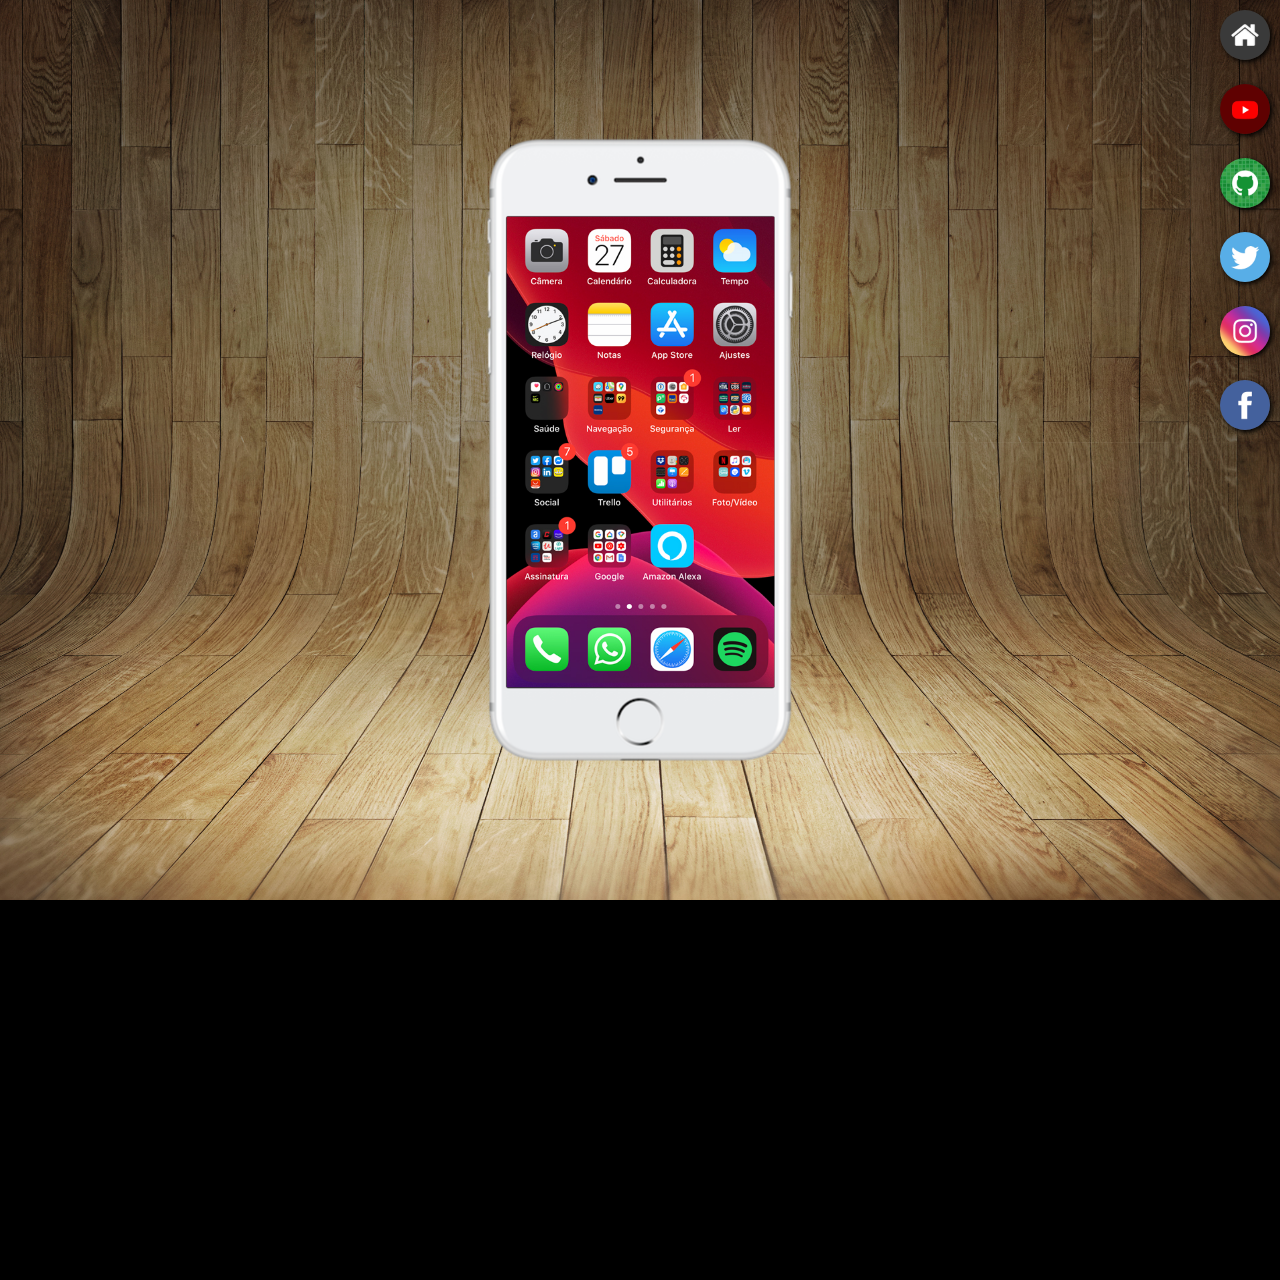
<file: index.html>
<!DOCTYPE html>
<html lang="pt-br">
<head>
    <meta charset="UTF-8">
    <meta name="viewport" content="width=device-width, initial-scale=1.0">
    <link rel="shortcut icon" href="pacote-d013/favicon.ico" type="image/x-icon">
    <link rel="stylesheet" href="estilos/style.css">
    <title>Projeto Redes Sociais</title>
</head>
<body>
    <main>
        <section id="telefone">
            <iframe src="home.html" name="tela" id="tela" frameborder="0"></iframe>
        </section>
        <section id="redes-sociais">
            <a href="#" target="tela"><img src="imagens/logo-home.jpg" alt="home"></a><br>
            <a href="#" target="tela"><img src="imagens/logo-youtube.jpg" alt="youtube"></a><br>
            <a href="#" target="tela"><img src="imagens/logo-github.jpg" alt="github"></a><br>
            <a href="#" target="tela"><img src="imagens/logo-twitter.jpg" alt="twitter"></a><br>
            <a href="#" target="tela"><img src="imagens/logo-instagram.jpg" alt=""></a><br>
            <a href="#" target="tela"><img src="imagens/logo-facebook.jpg" alt=""></a>
        </section>
    </main>

</body>
</html>
</file>
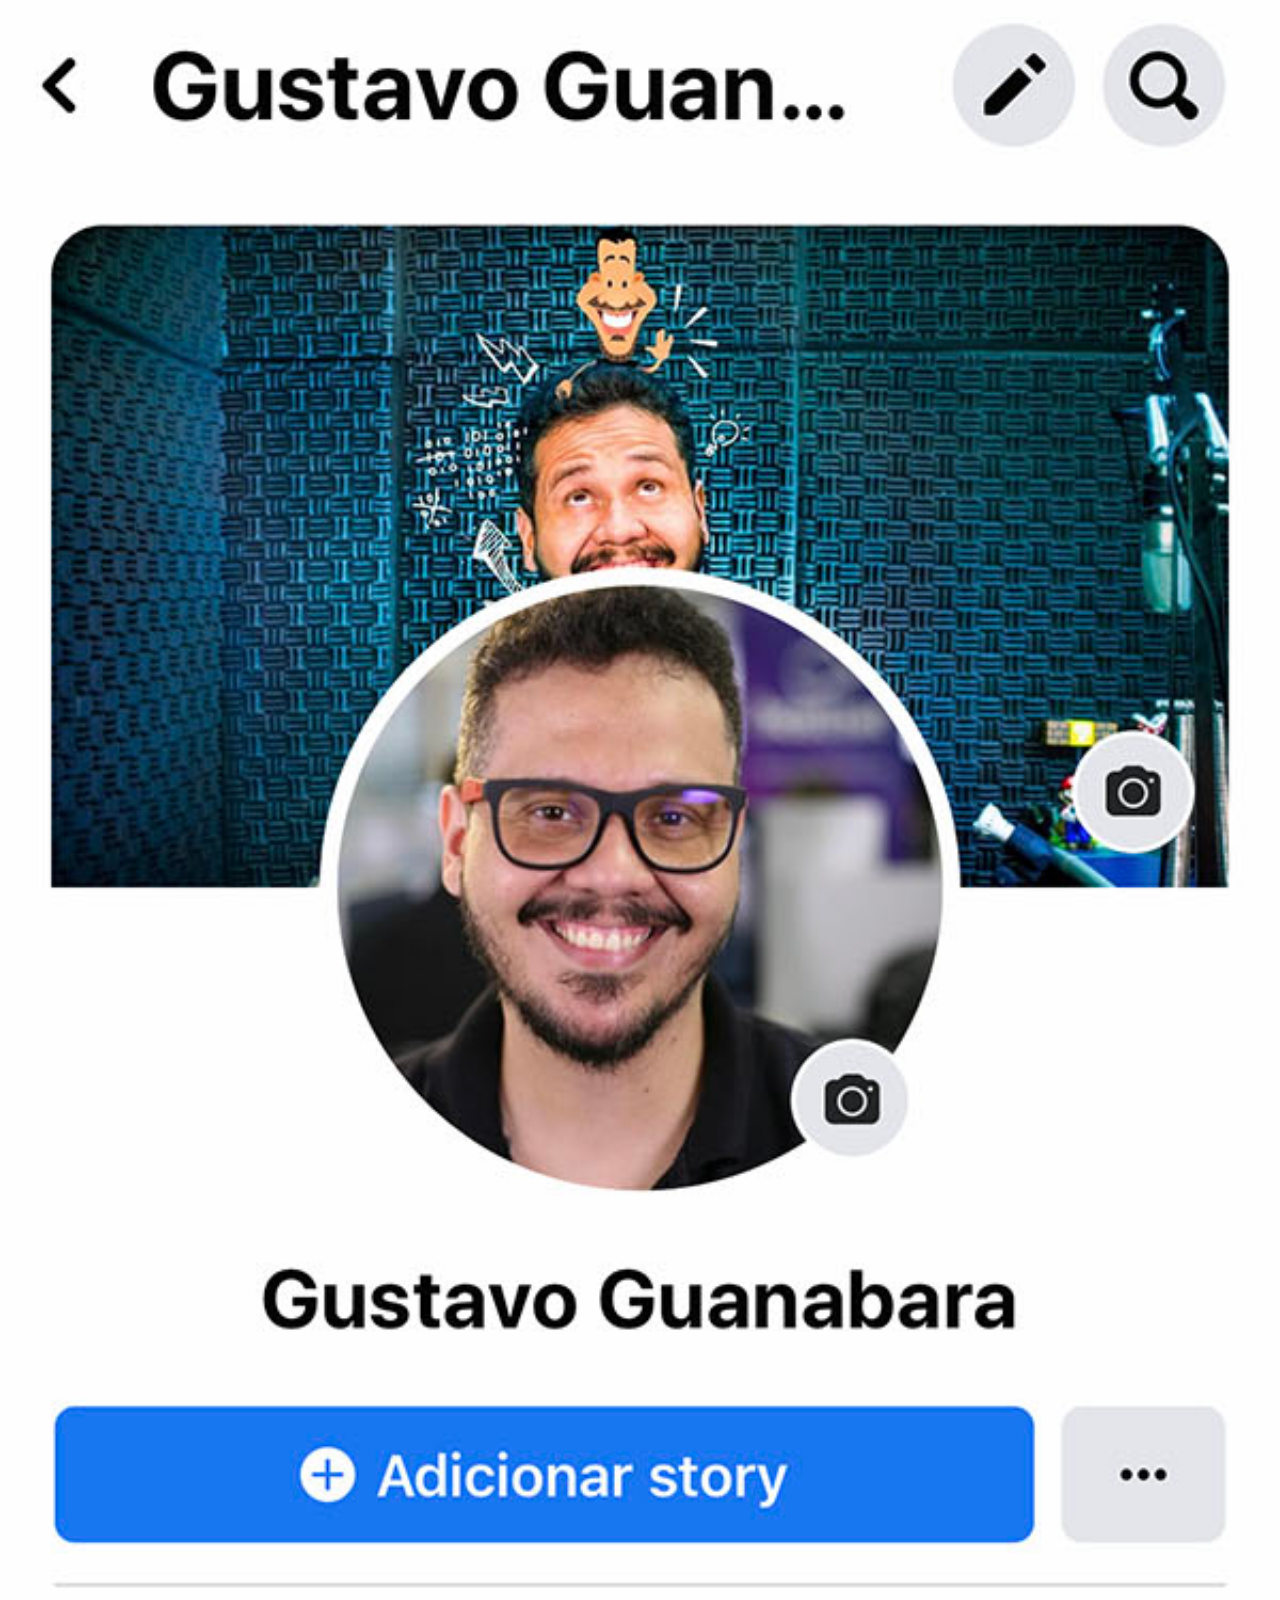
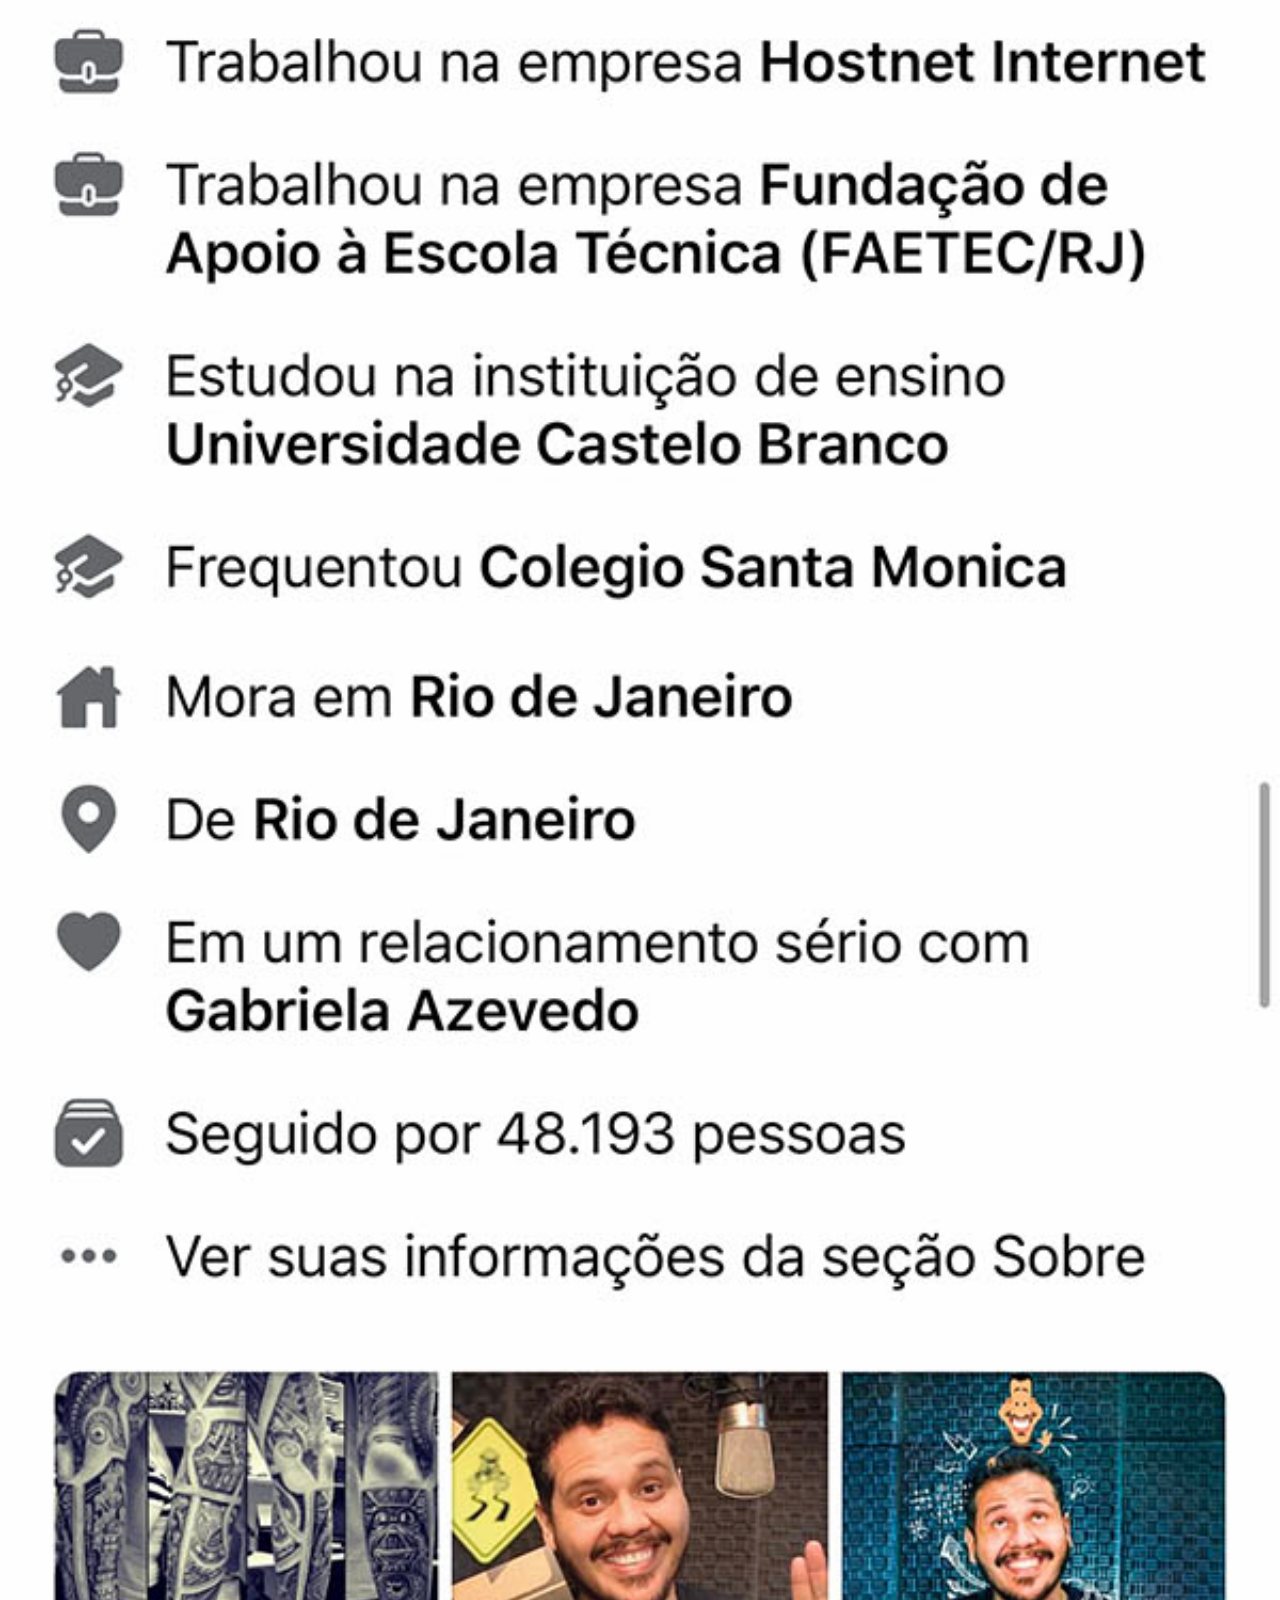
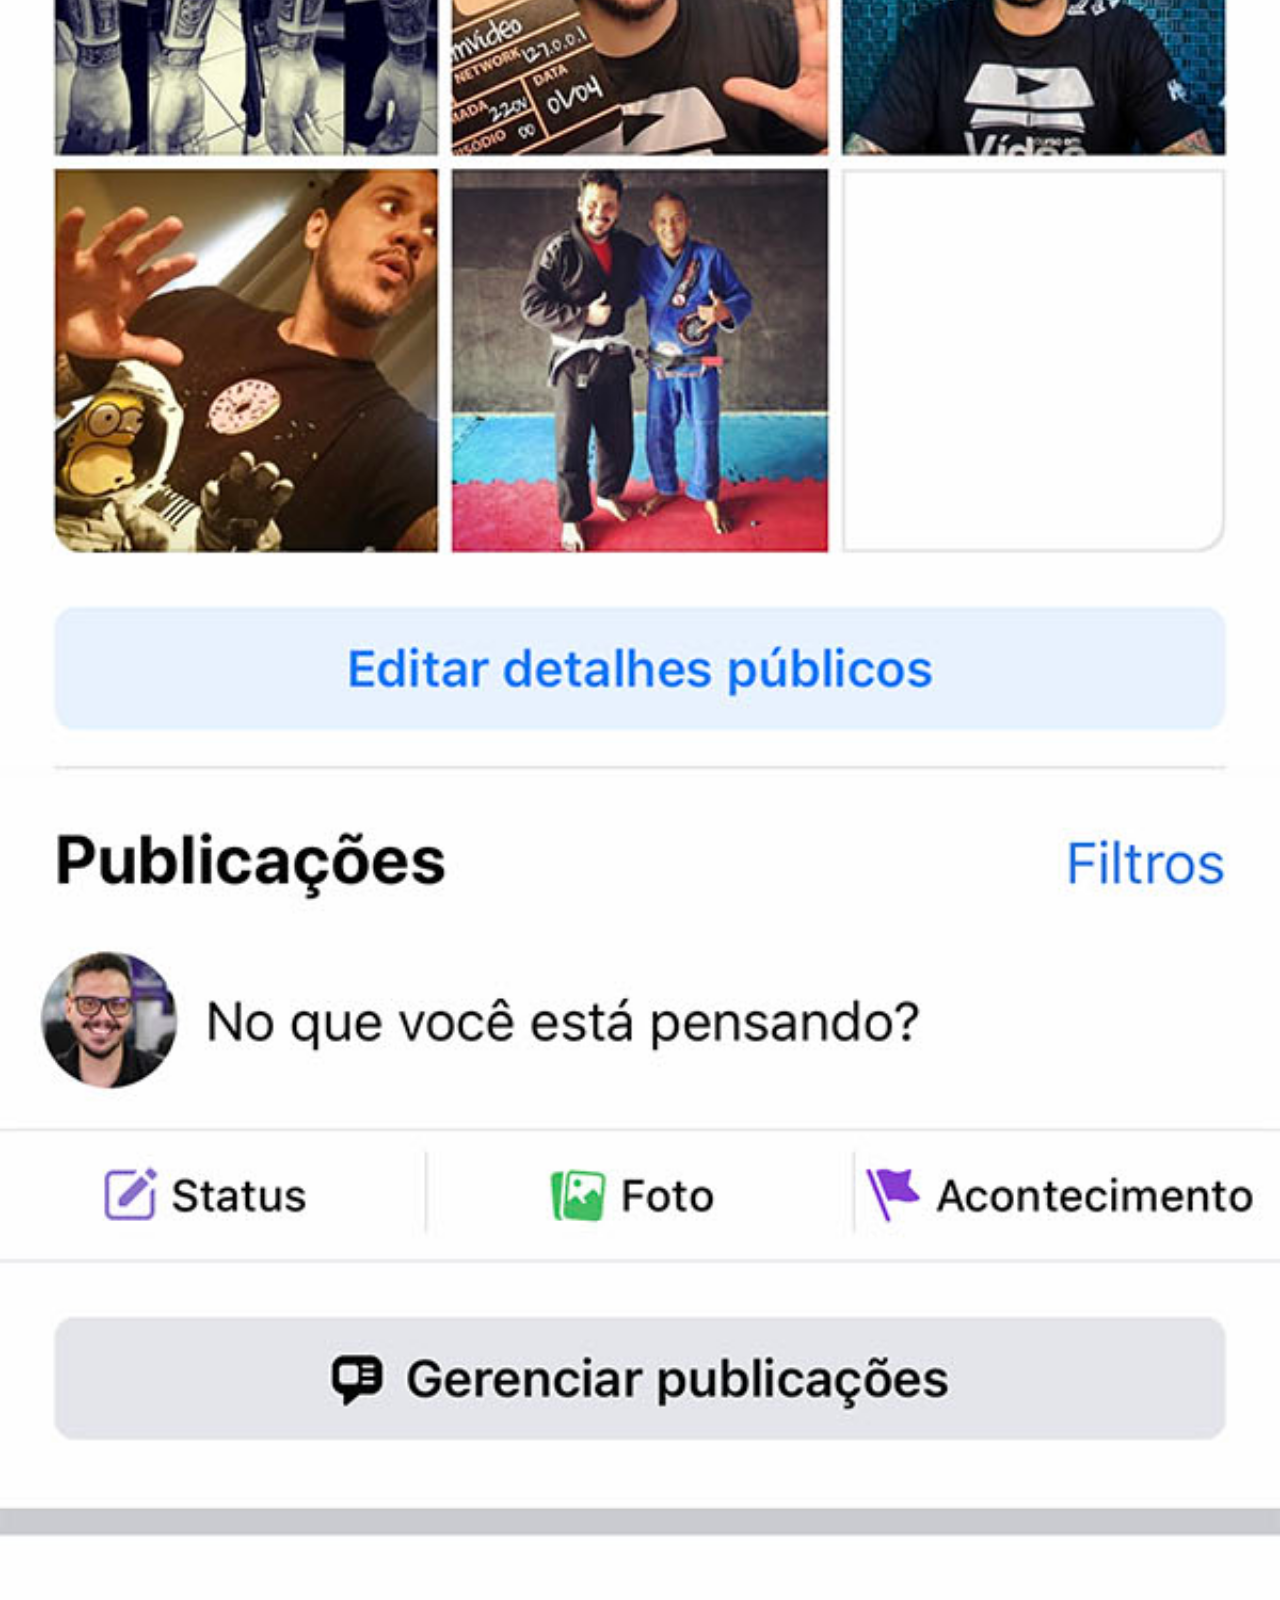
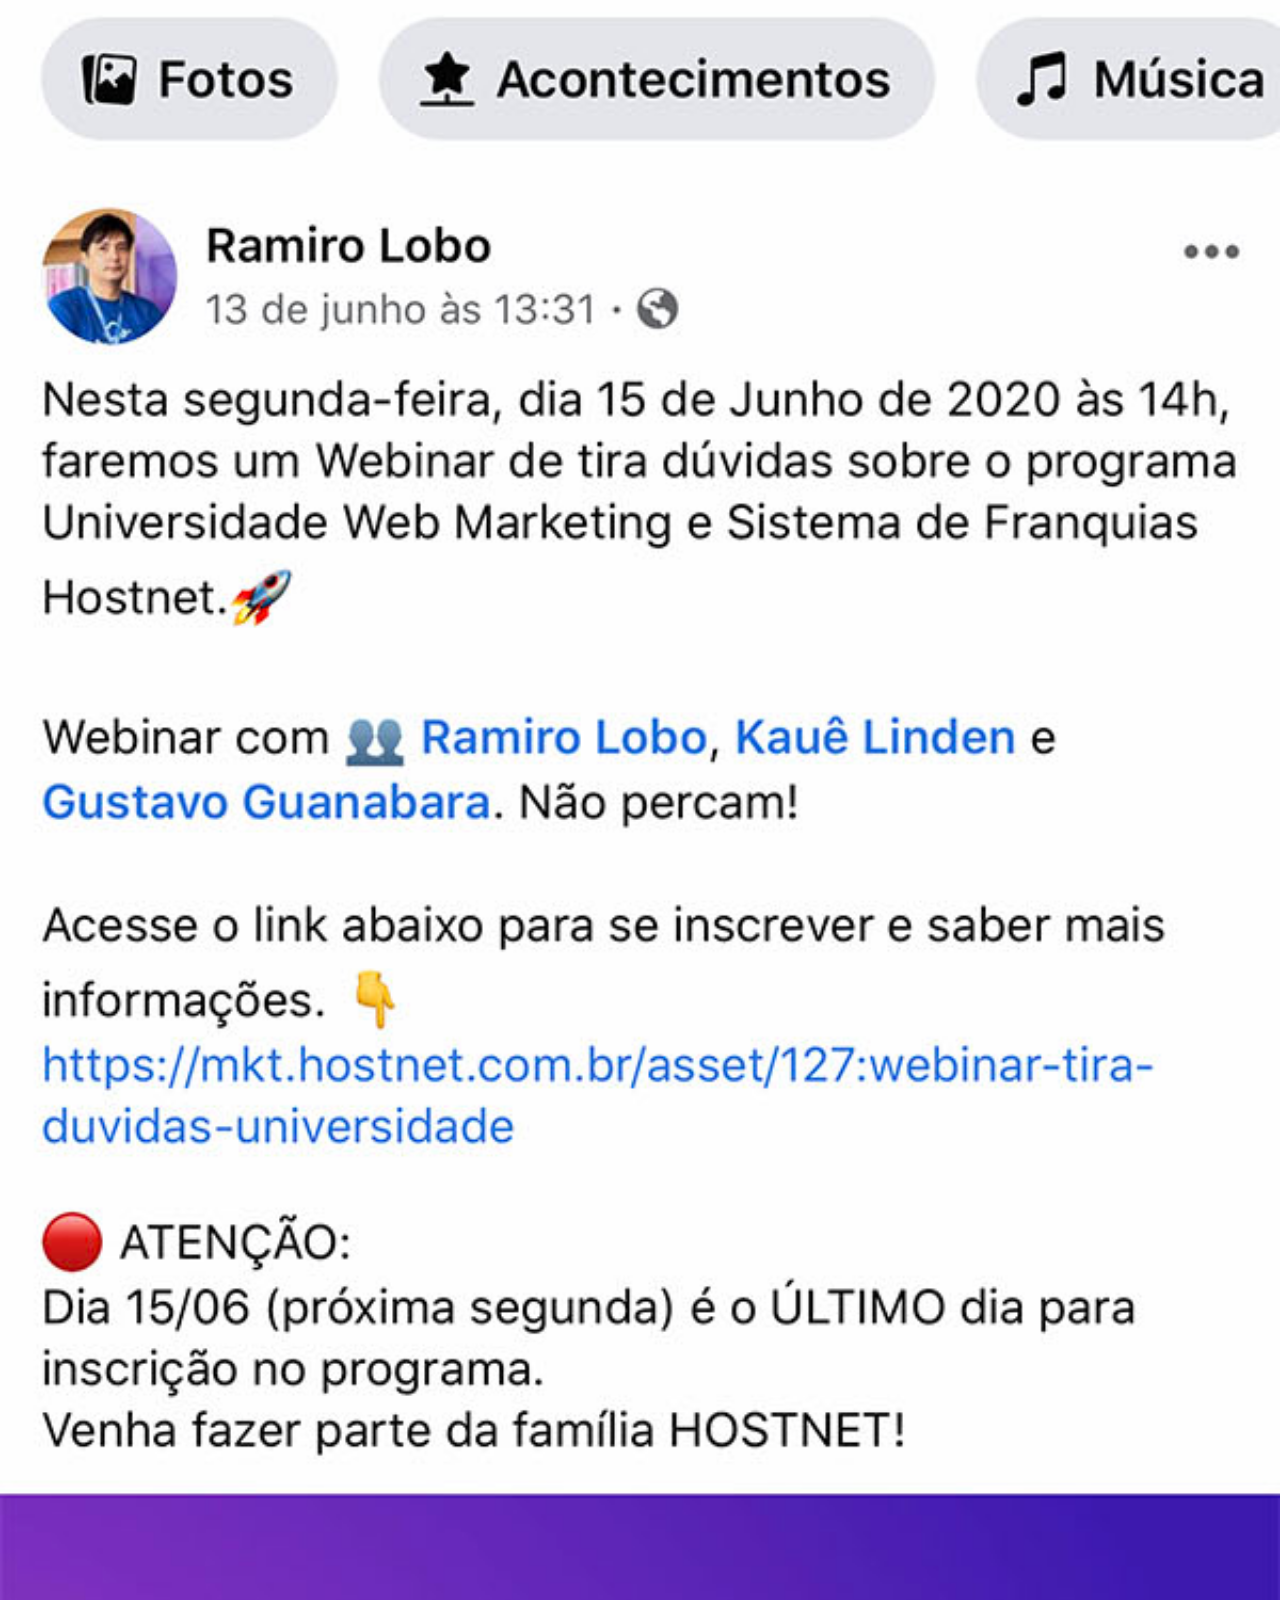
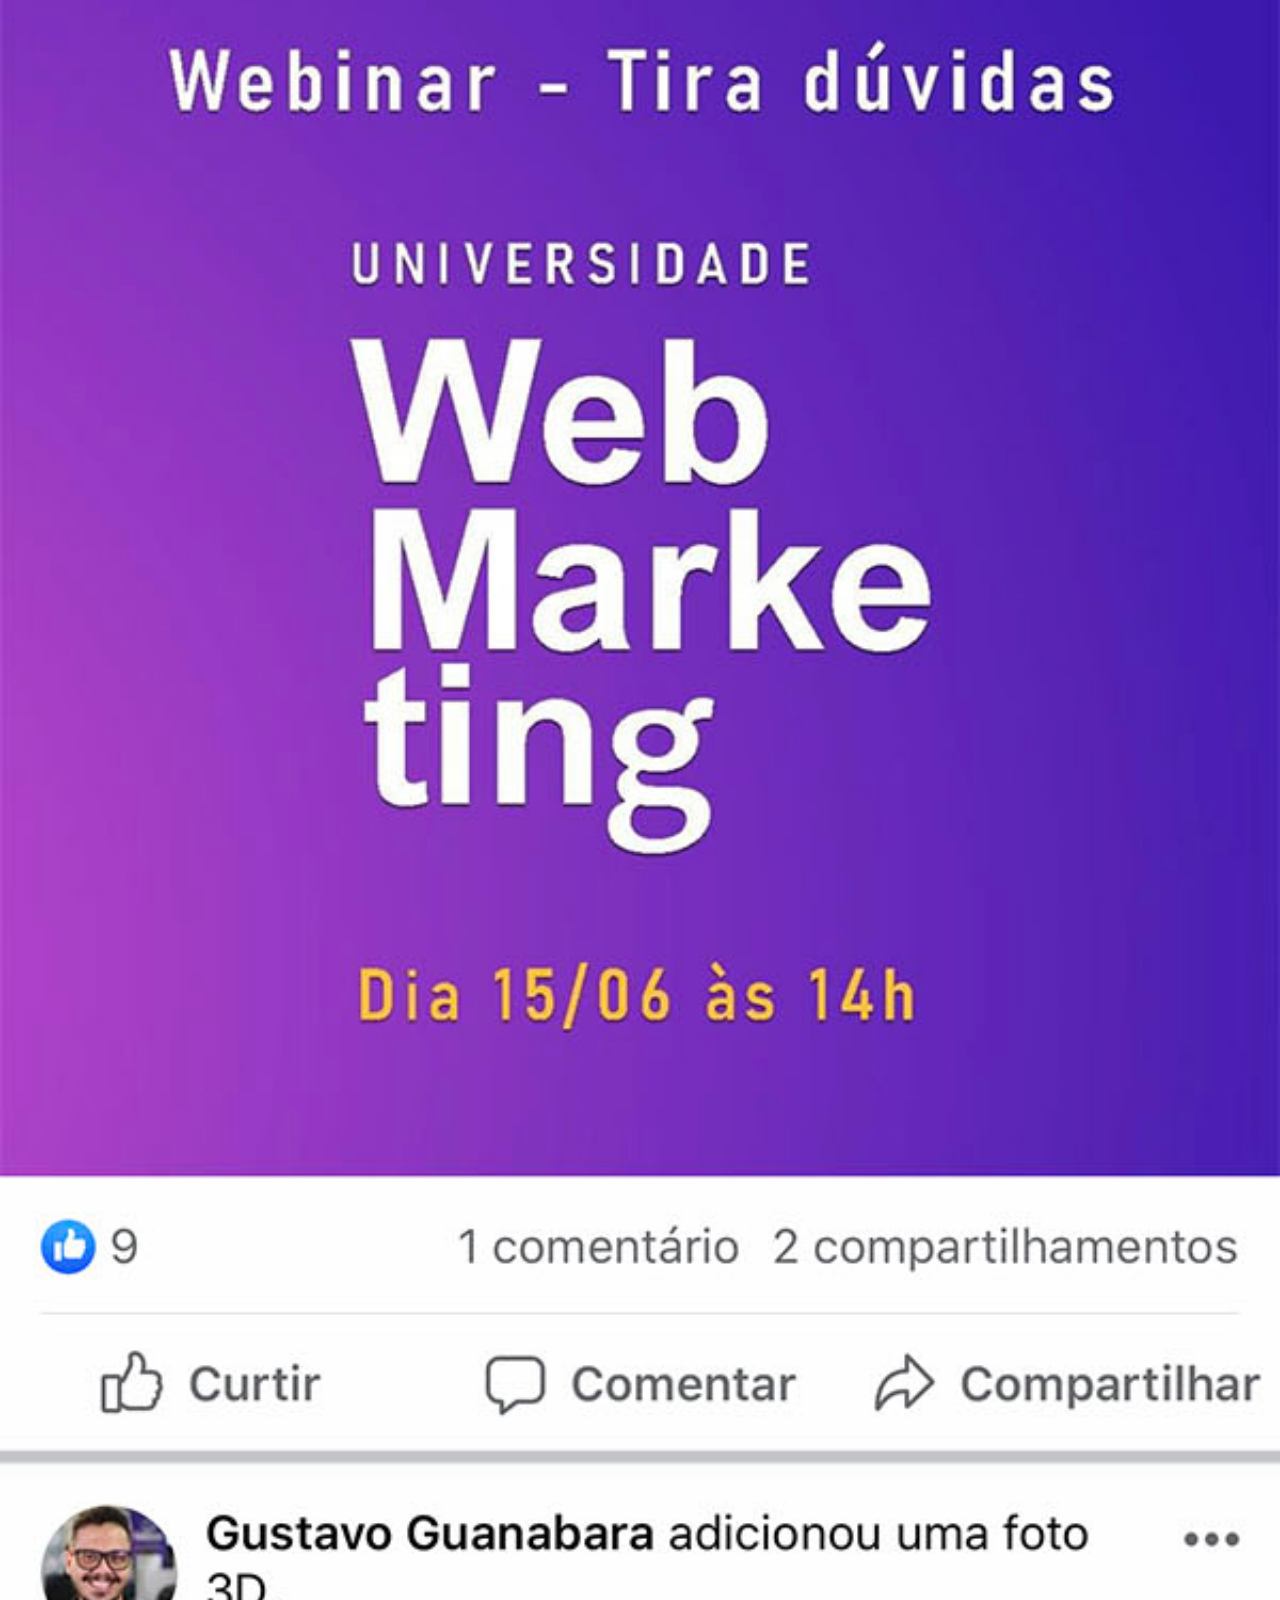
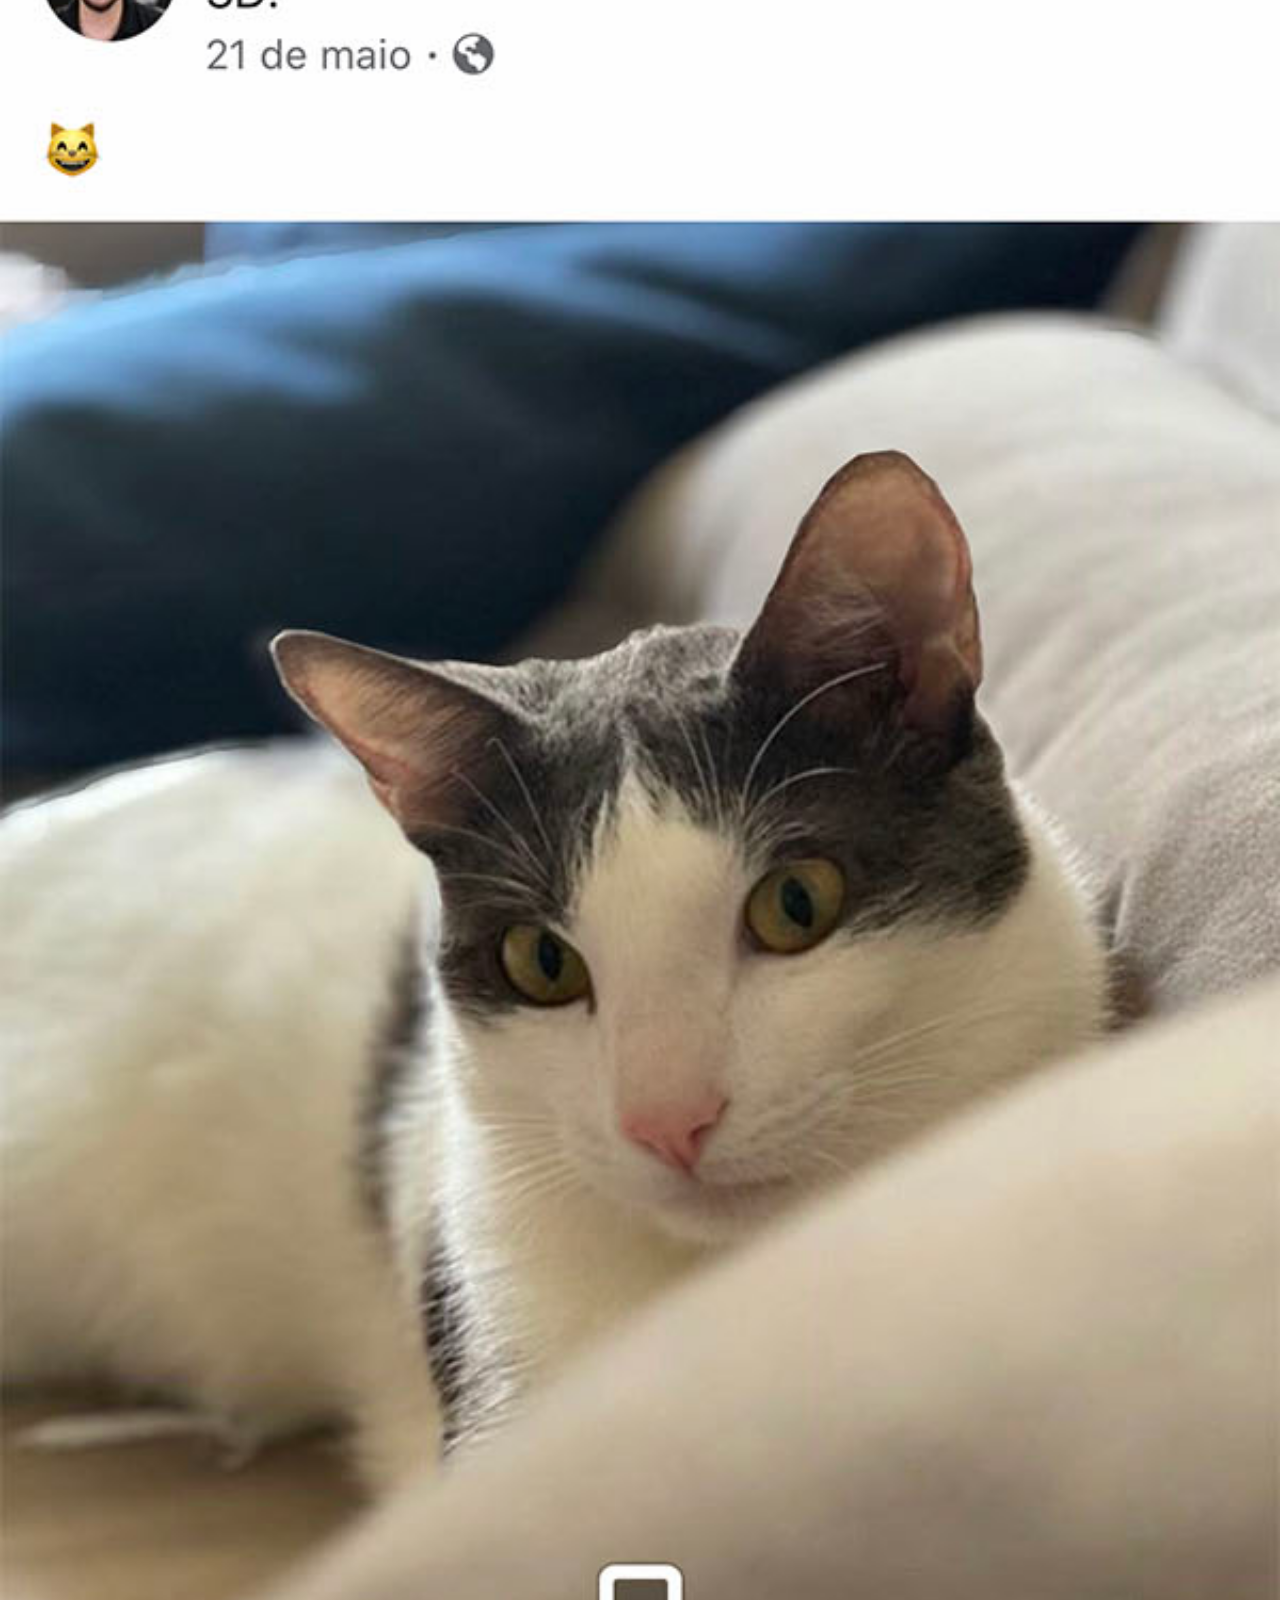
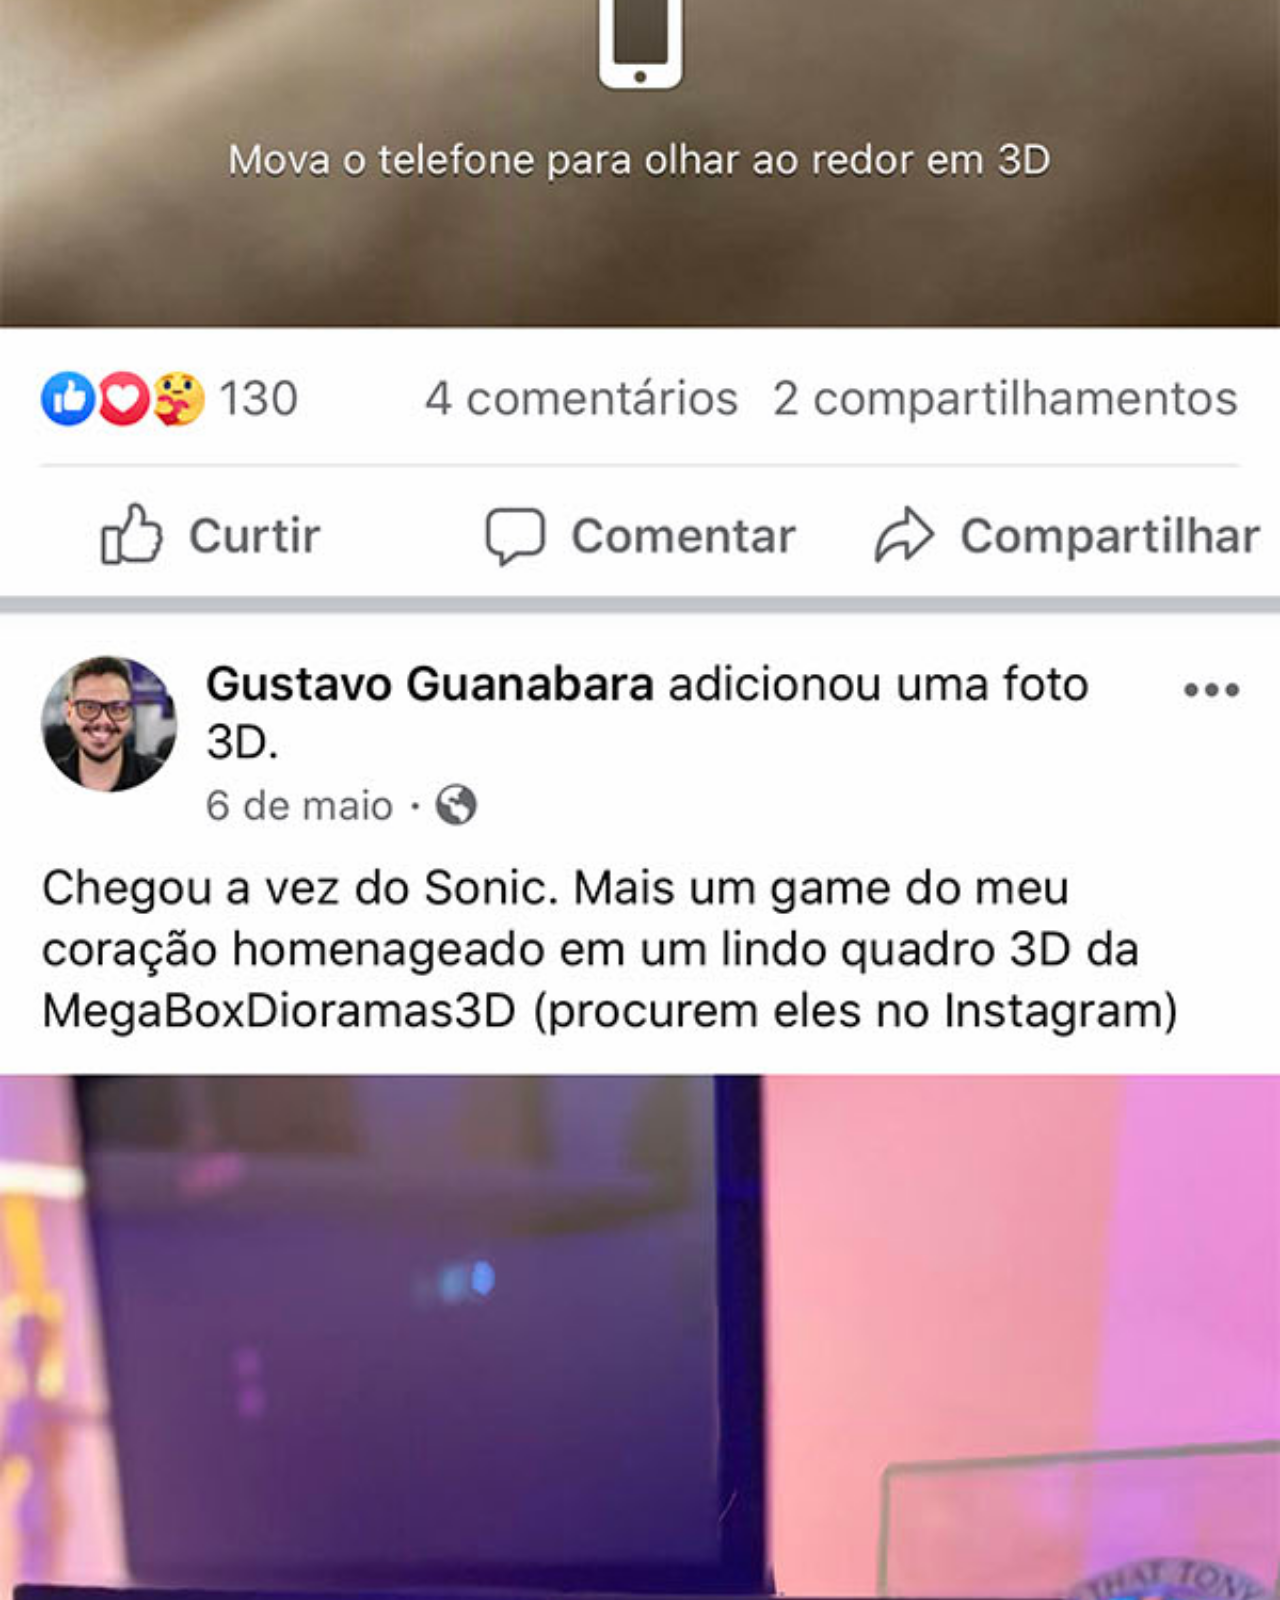
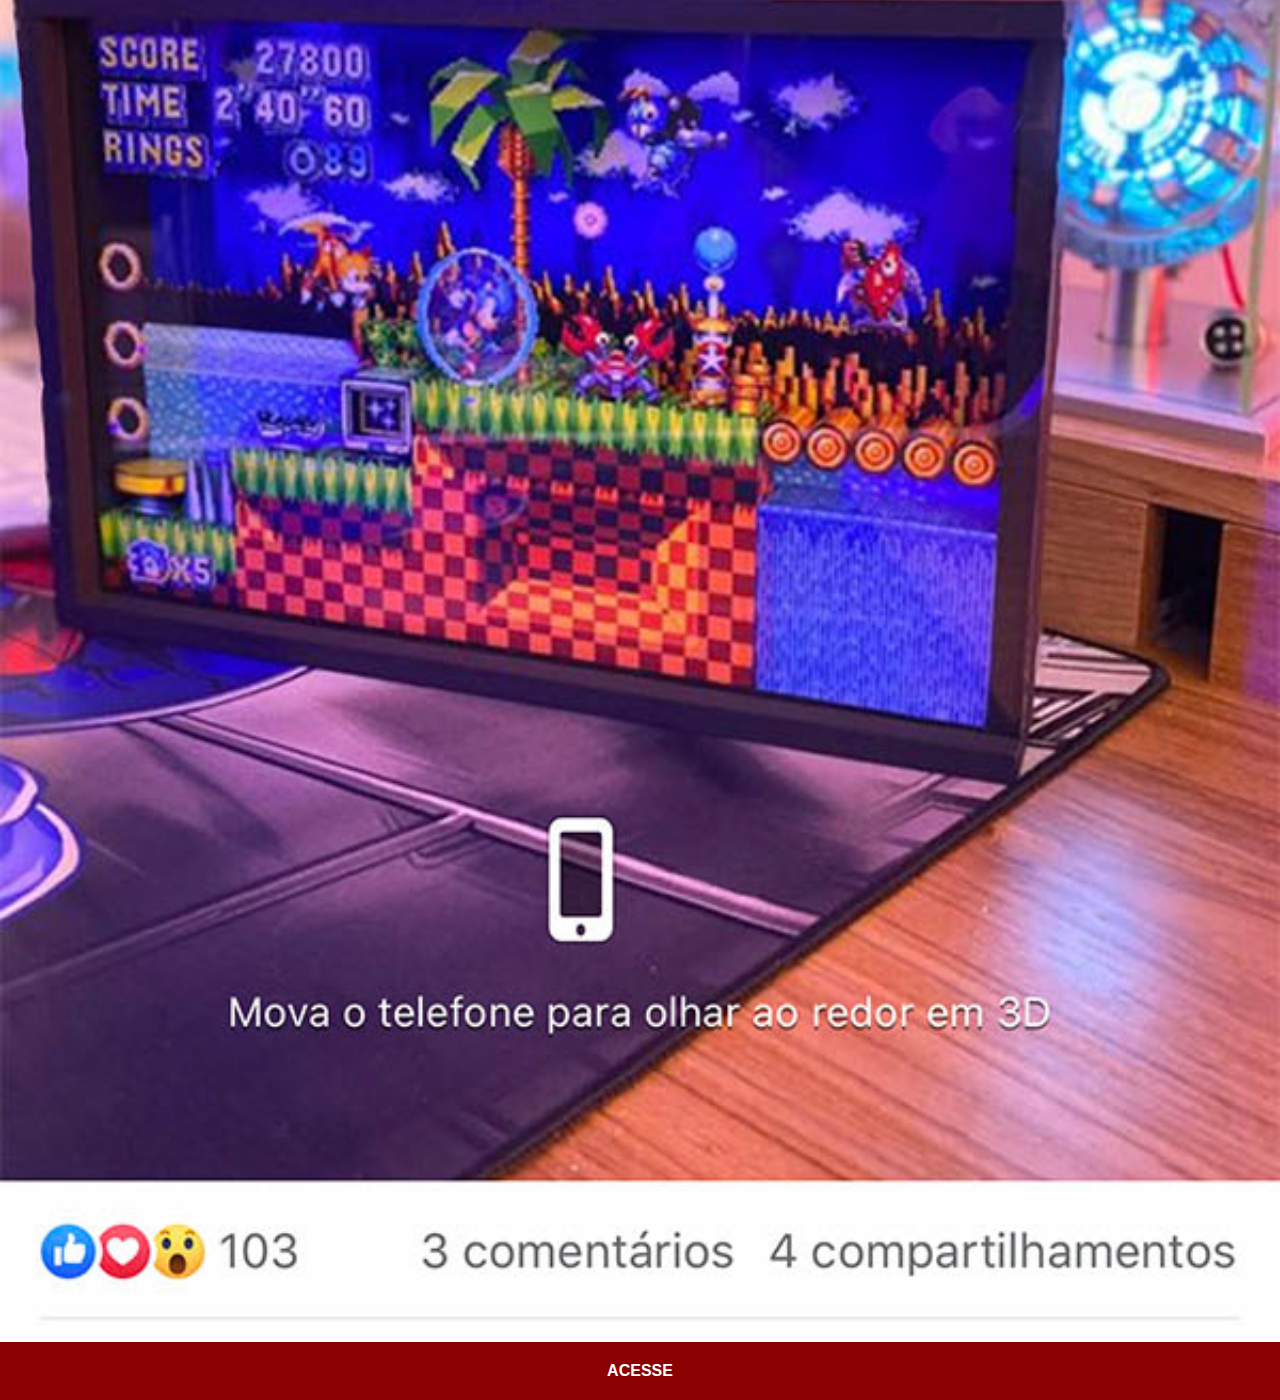
<file: facebook.html>
<!DOCTYPE html>
<html lang="pt-br">
<head>
    <meta charset="UTF-8">
    <meta name="viewport" content="width=device-width, initial-scale=1.0">
    <title>Facebook</title>
    <link rel="stylesheet" href="estilos/social.css">
</head>
<body>
    <img src="imagens/tela-facebook.jpg" alt="Facebook"><a href="https://www.facebook.com/" target="_blank">ACESSE</a>
</body>
</html>
</file>
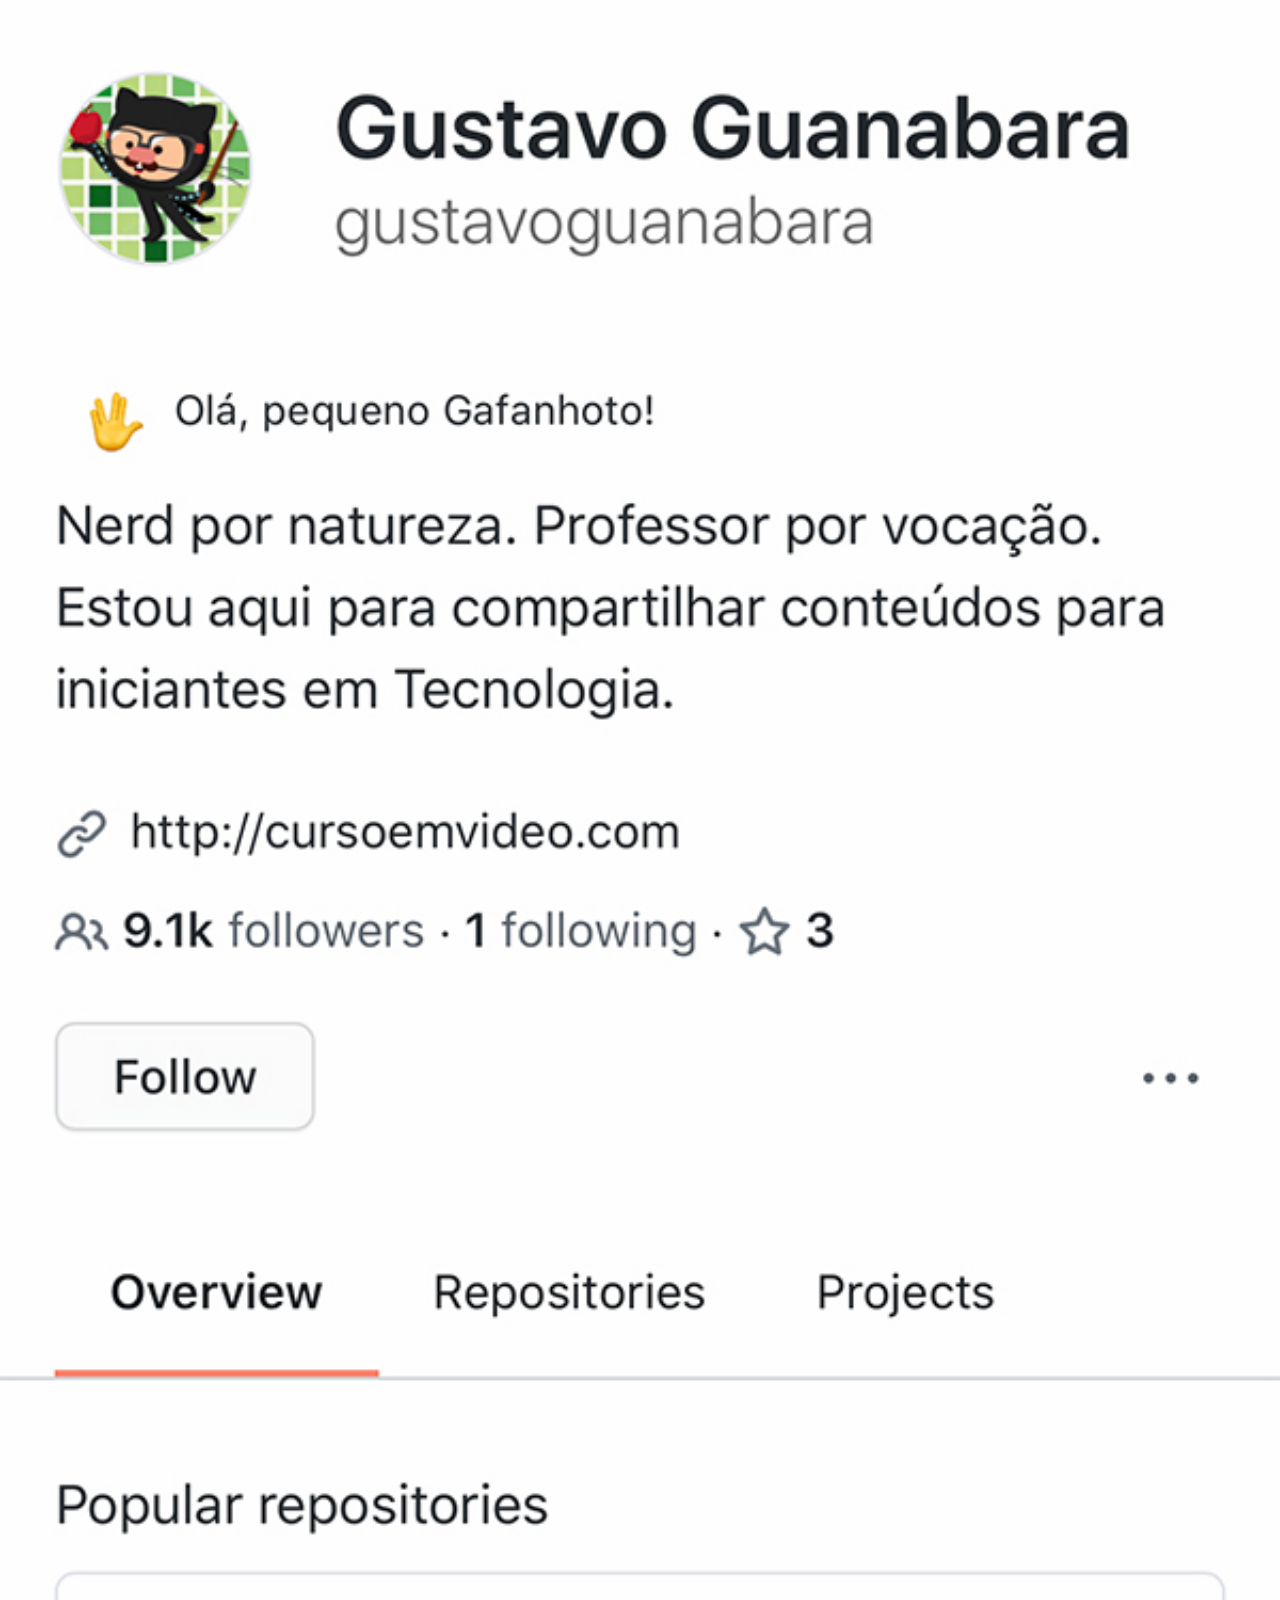
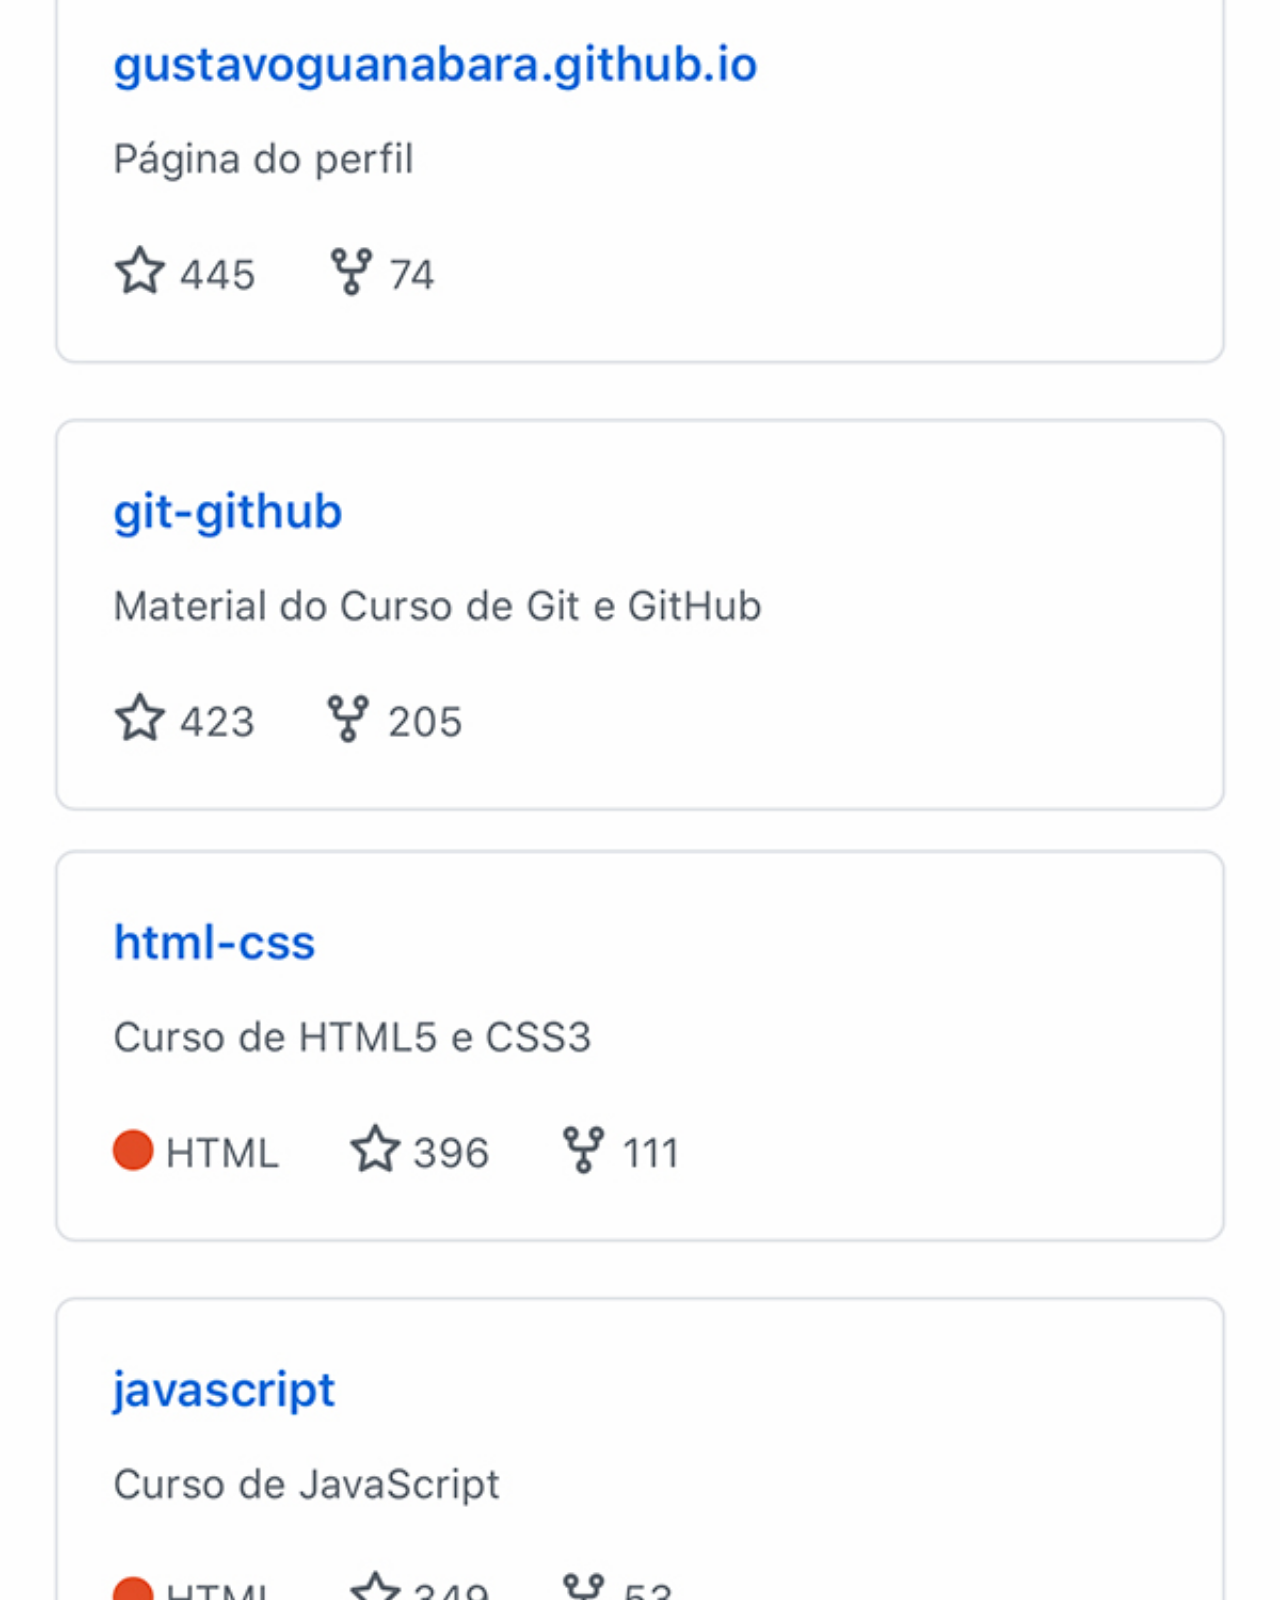
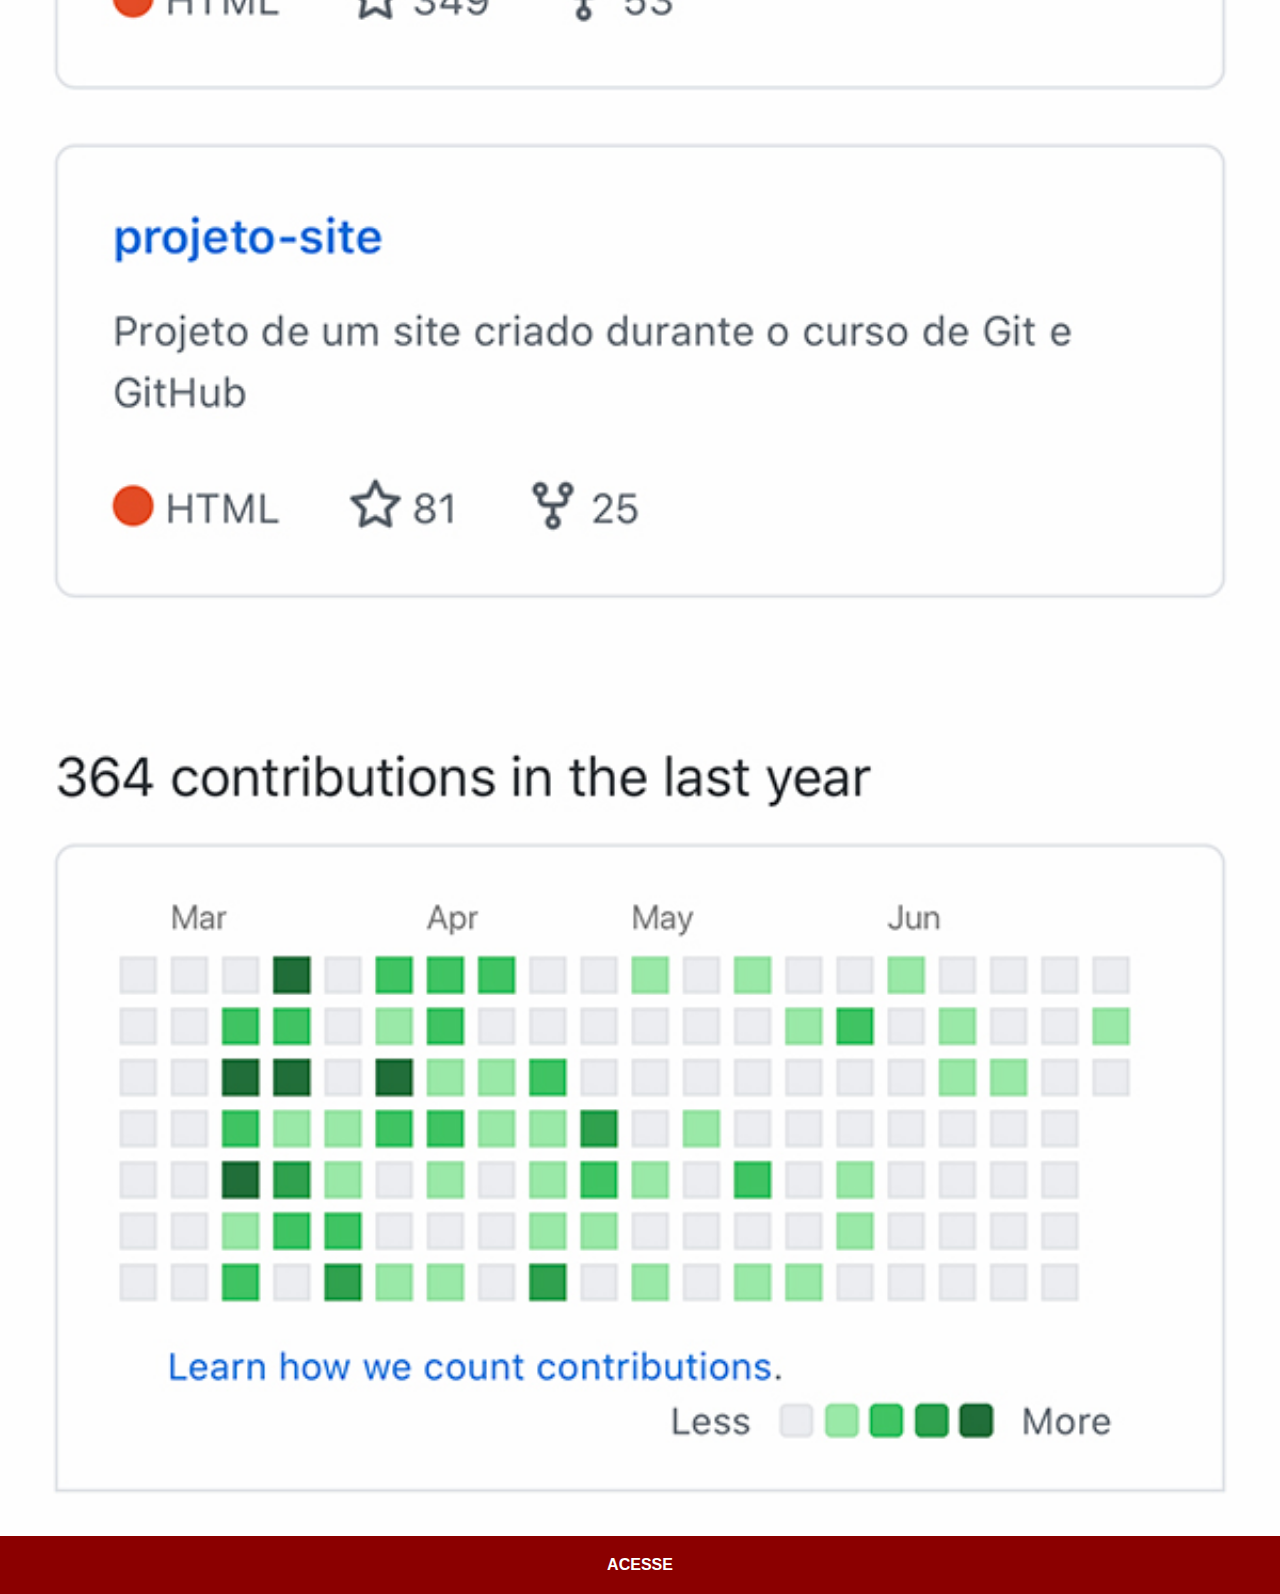
<file: github.html>
<!DOCTYPE html>
<html lang="pt-br">
<head>
    <meta charset="UTF-8">
    <meta name="viewport" content="width=device-width, initial-scale=1.0">
    <title>github</title>
    <link rel="stylesheet" href="estilos/social.css">
</head>
<body>
    <img src="imagens/tela-github.jpg" alt="Github"><a href="https://github.com/Paulofernandocaja" target="_blank">ACESSE</a>
</body>
</html>
</file>
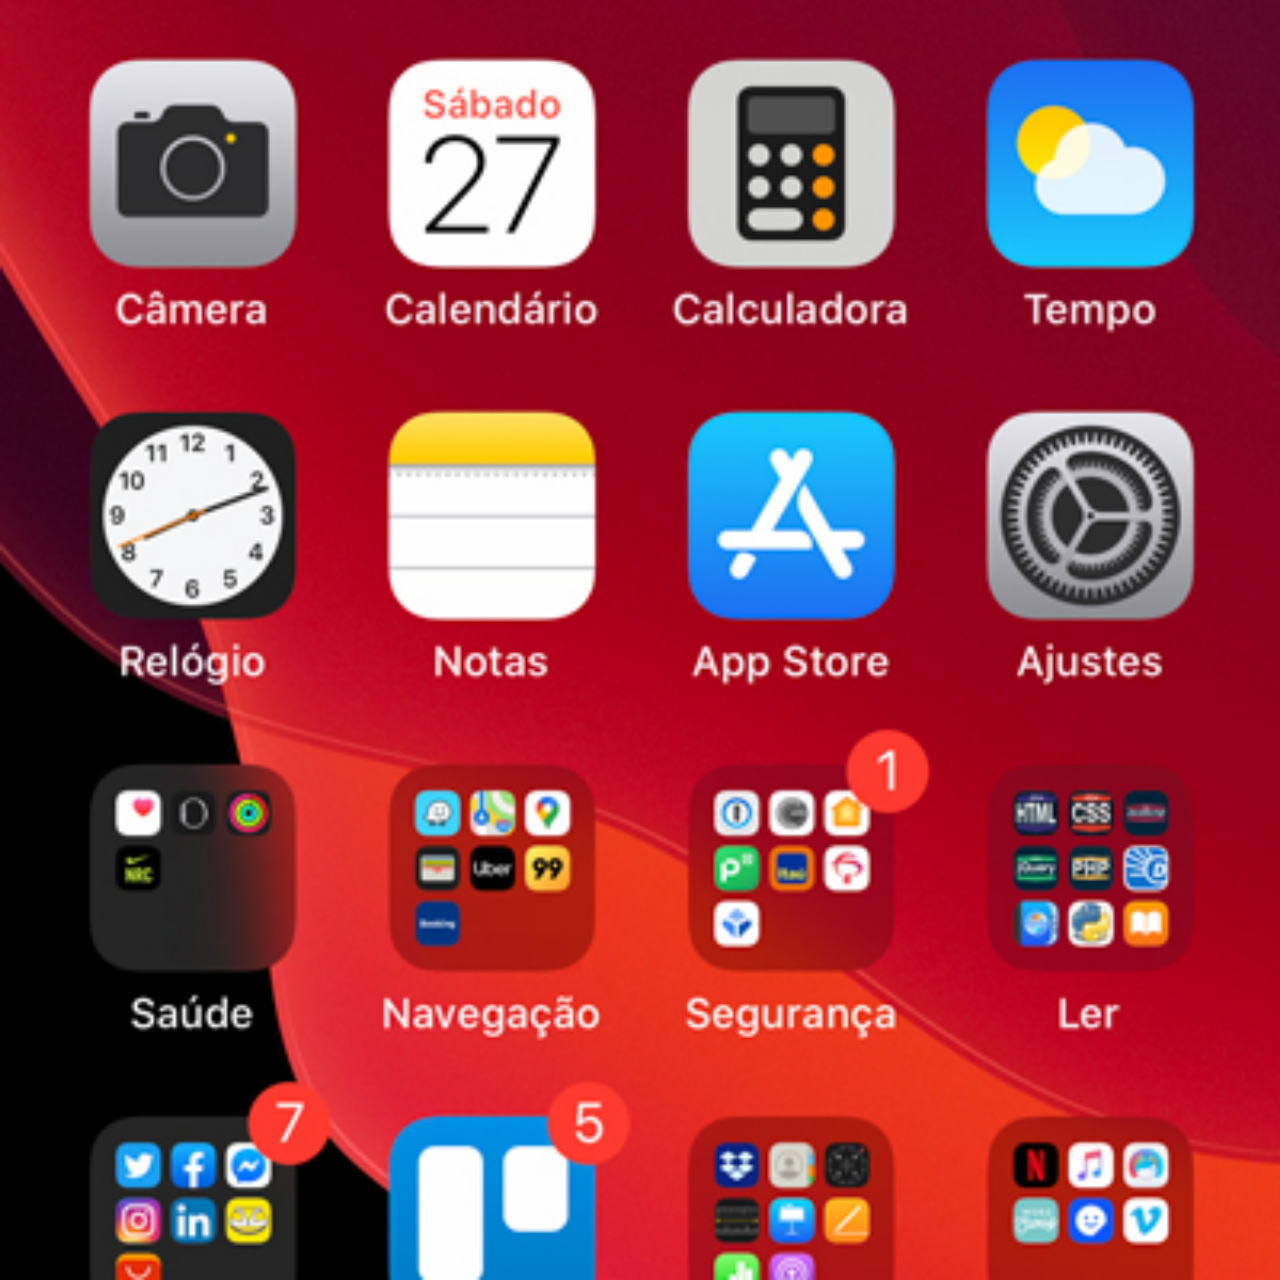
<file: home.html>
<!DOCTYPE html>
<html lang="pt-br">
<head>
    <meta charset="UTF-8">
    <meta name="viewport" content="width=device-width, initial-scale=1.0">
    <title>Home</title>
    <style>
        * {
            margin: 0px;
            padding: 0px;
        }

        body {
            width: 100vw;
            height: 100vw;
            background: black url('imagens/tela-home.jpg') no-repeat top center;
            background-size: cover;
        }
    </style>
</head>
<body>
    
</body>
</html>
</file>
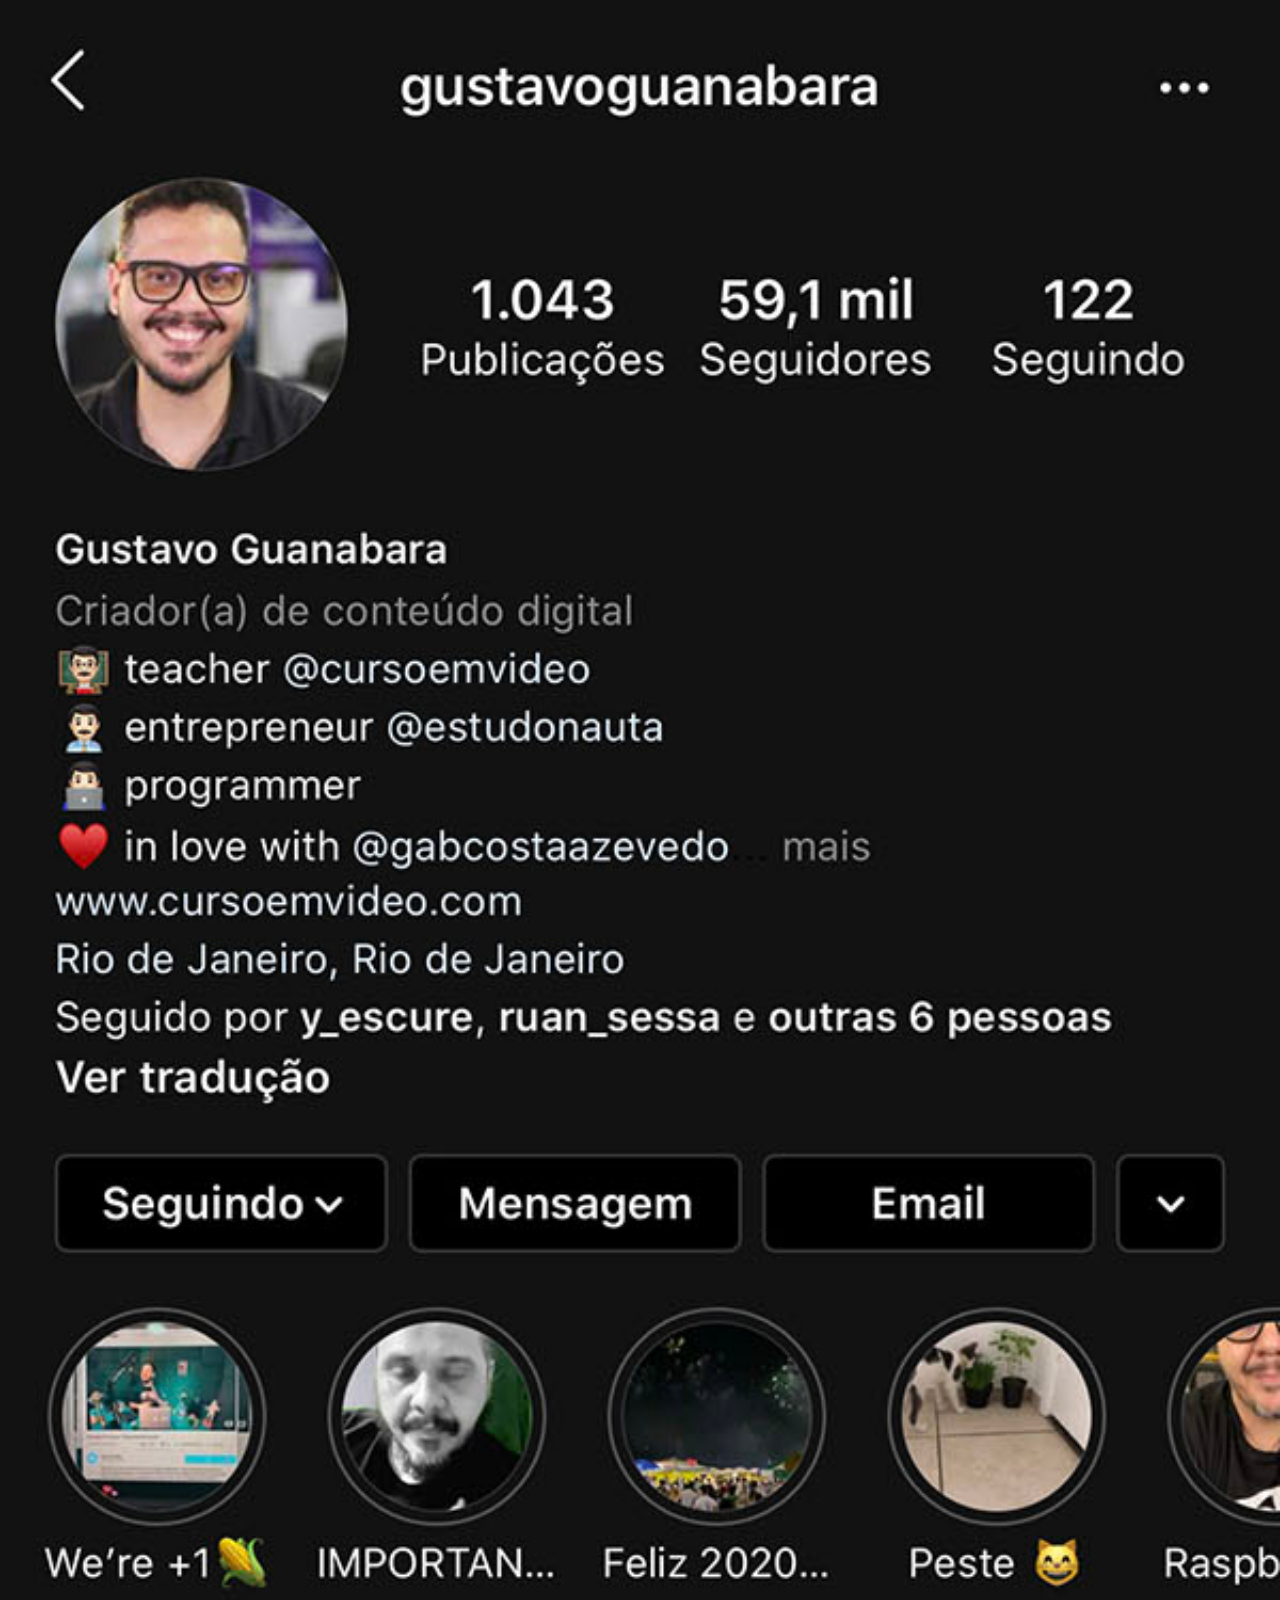
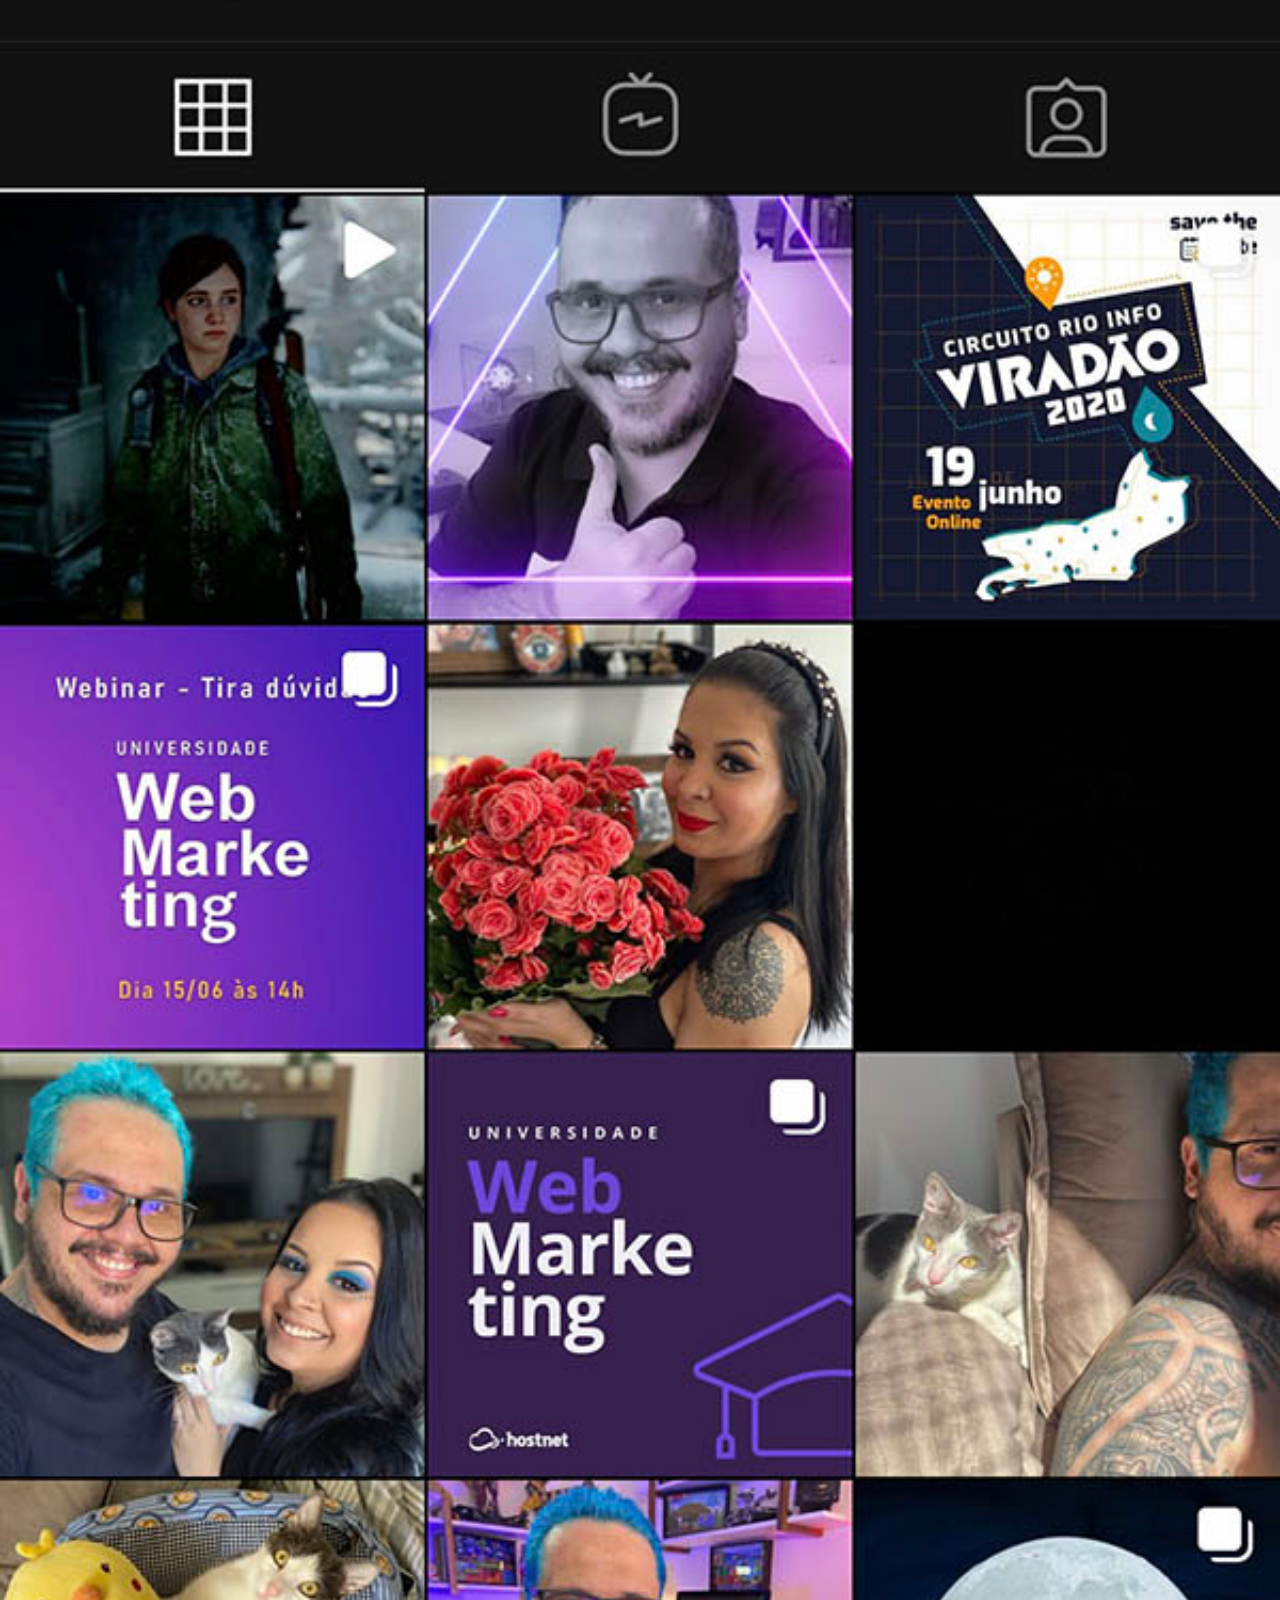
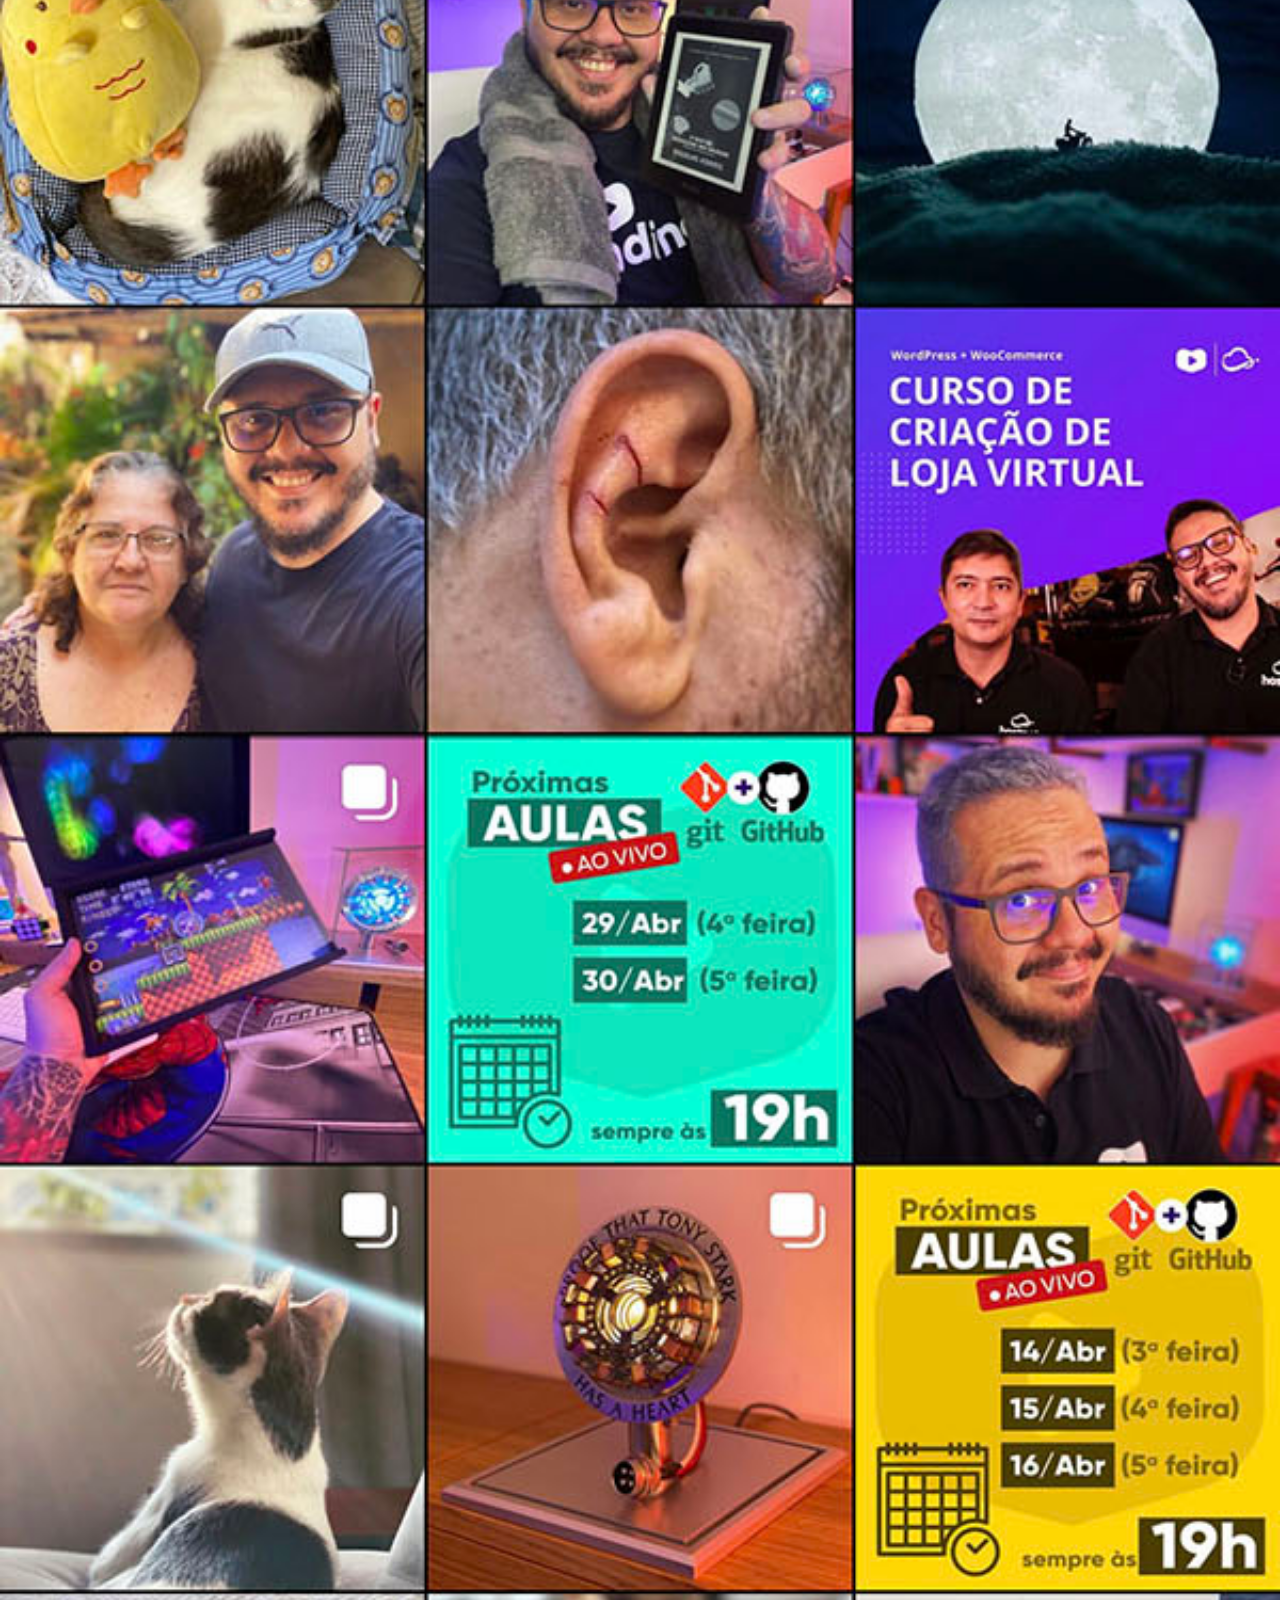
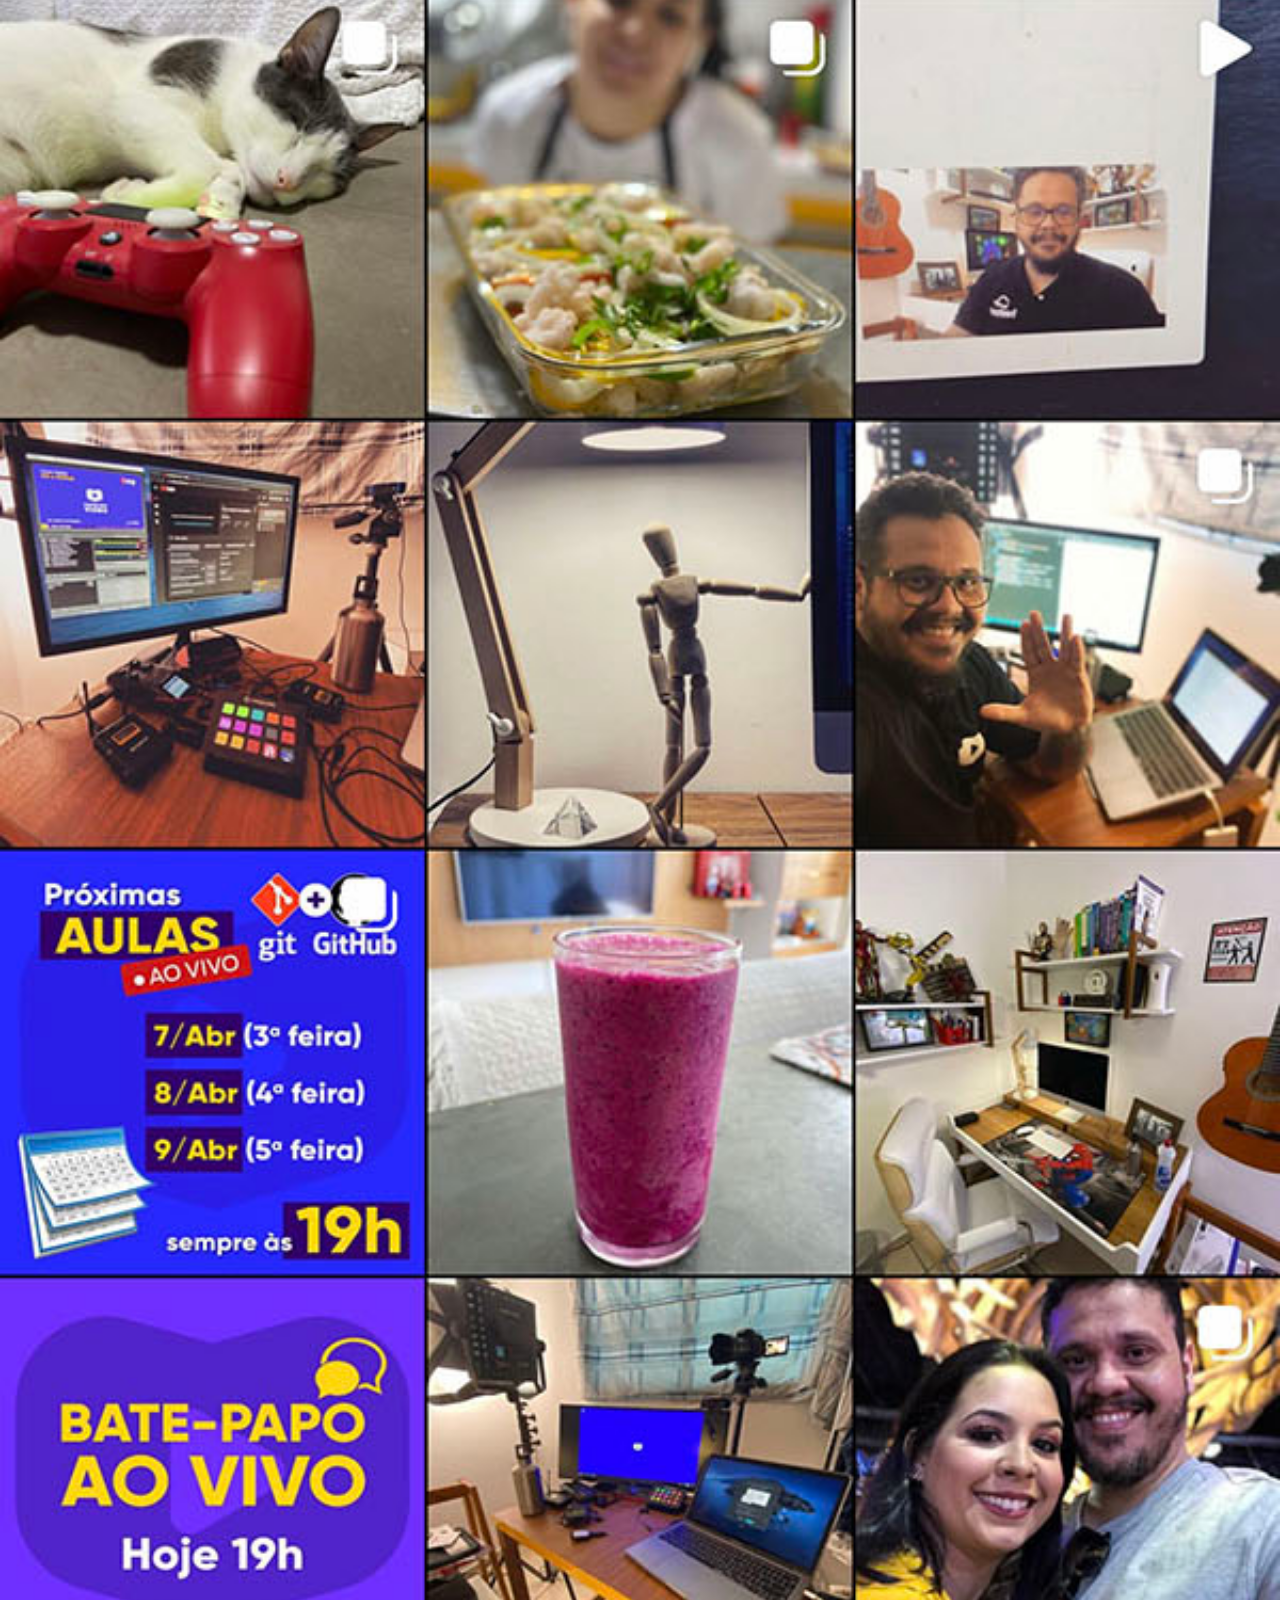
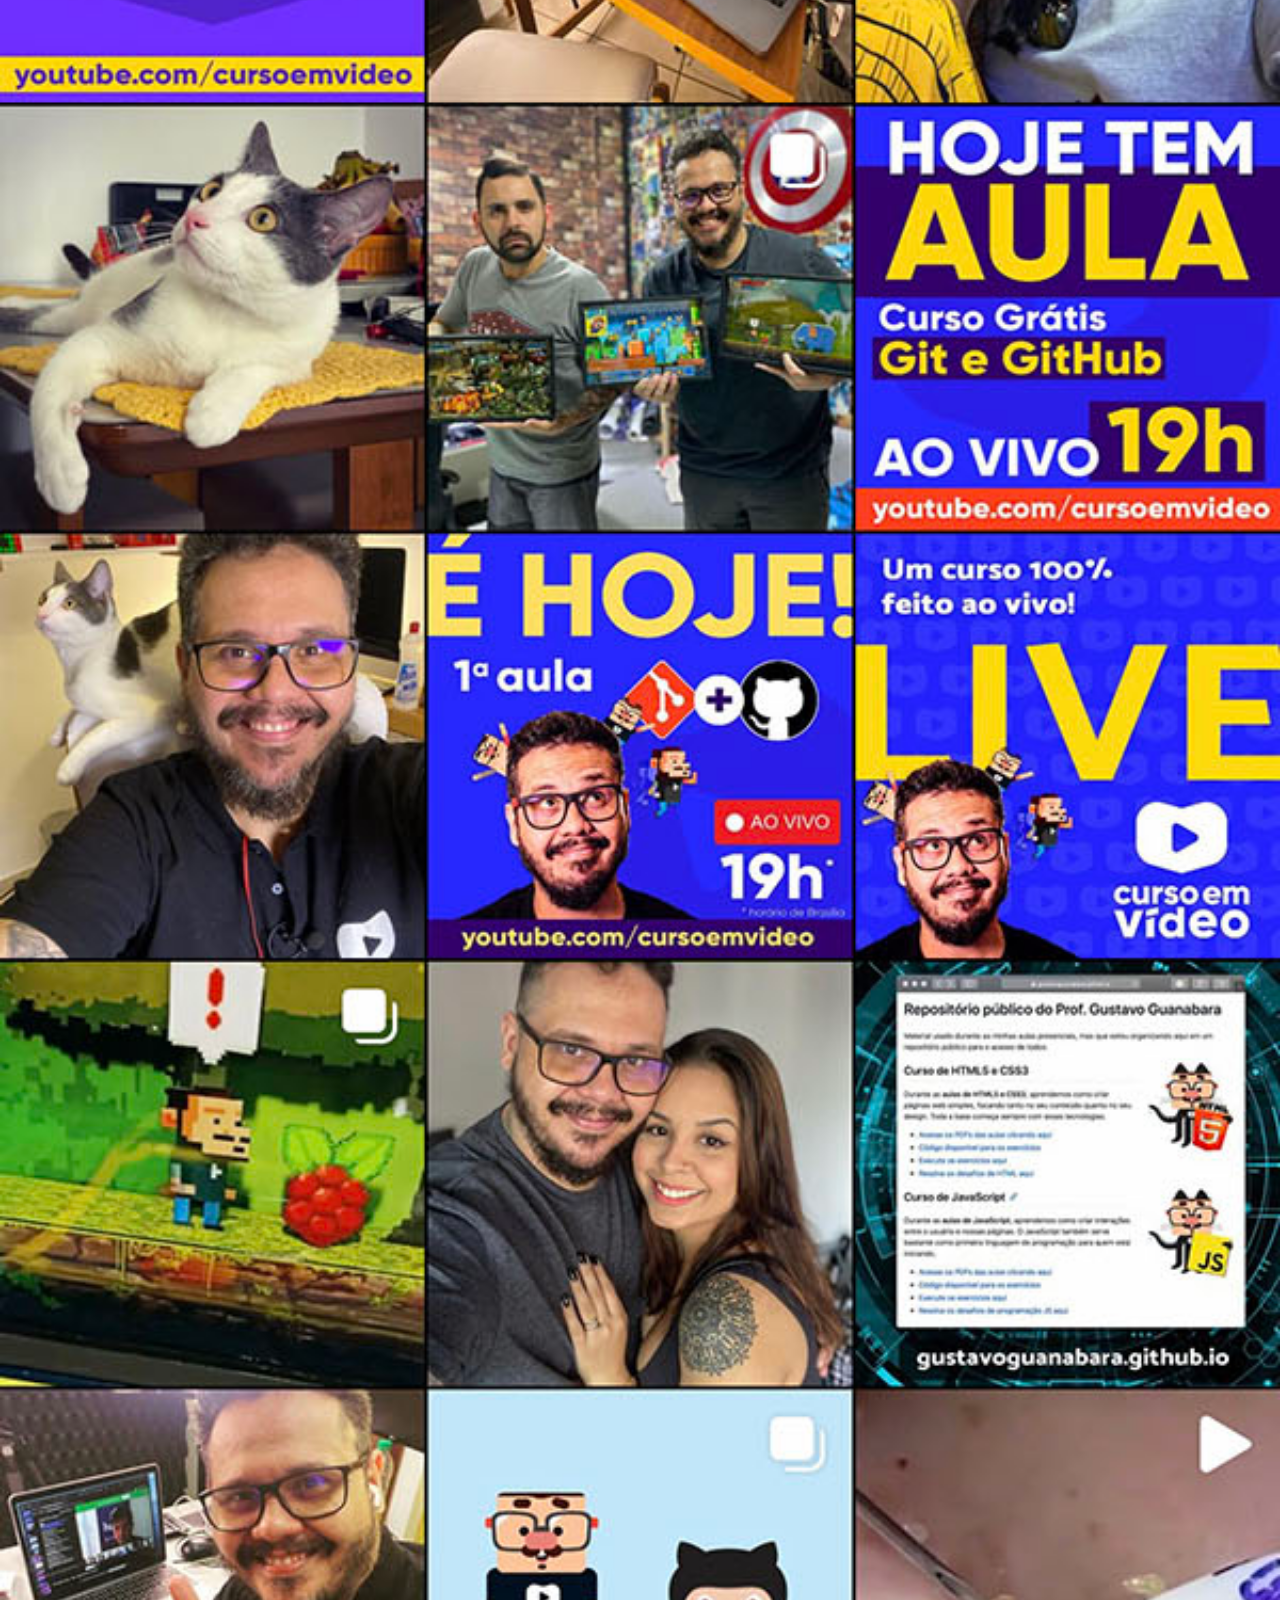
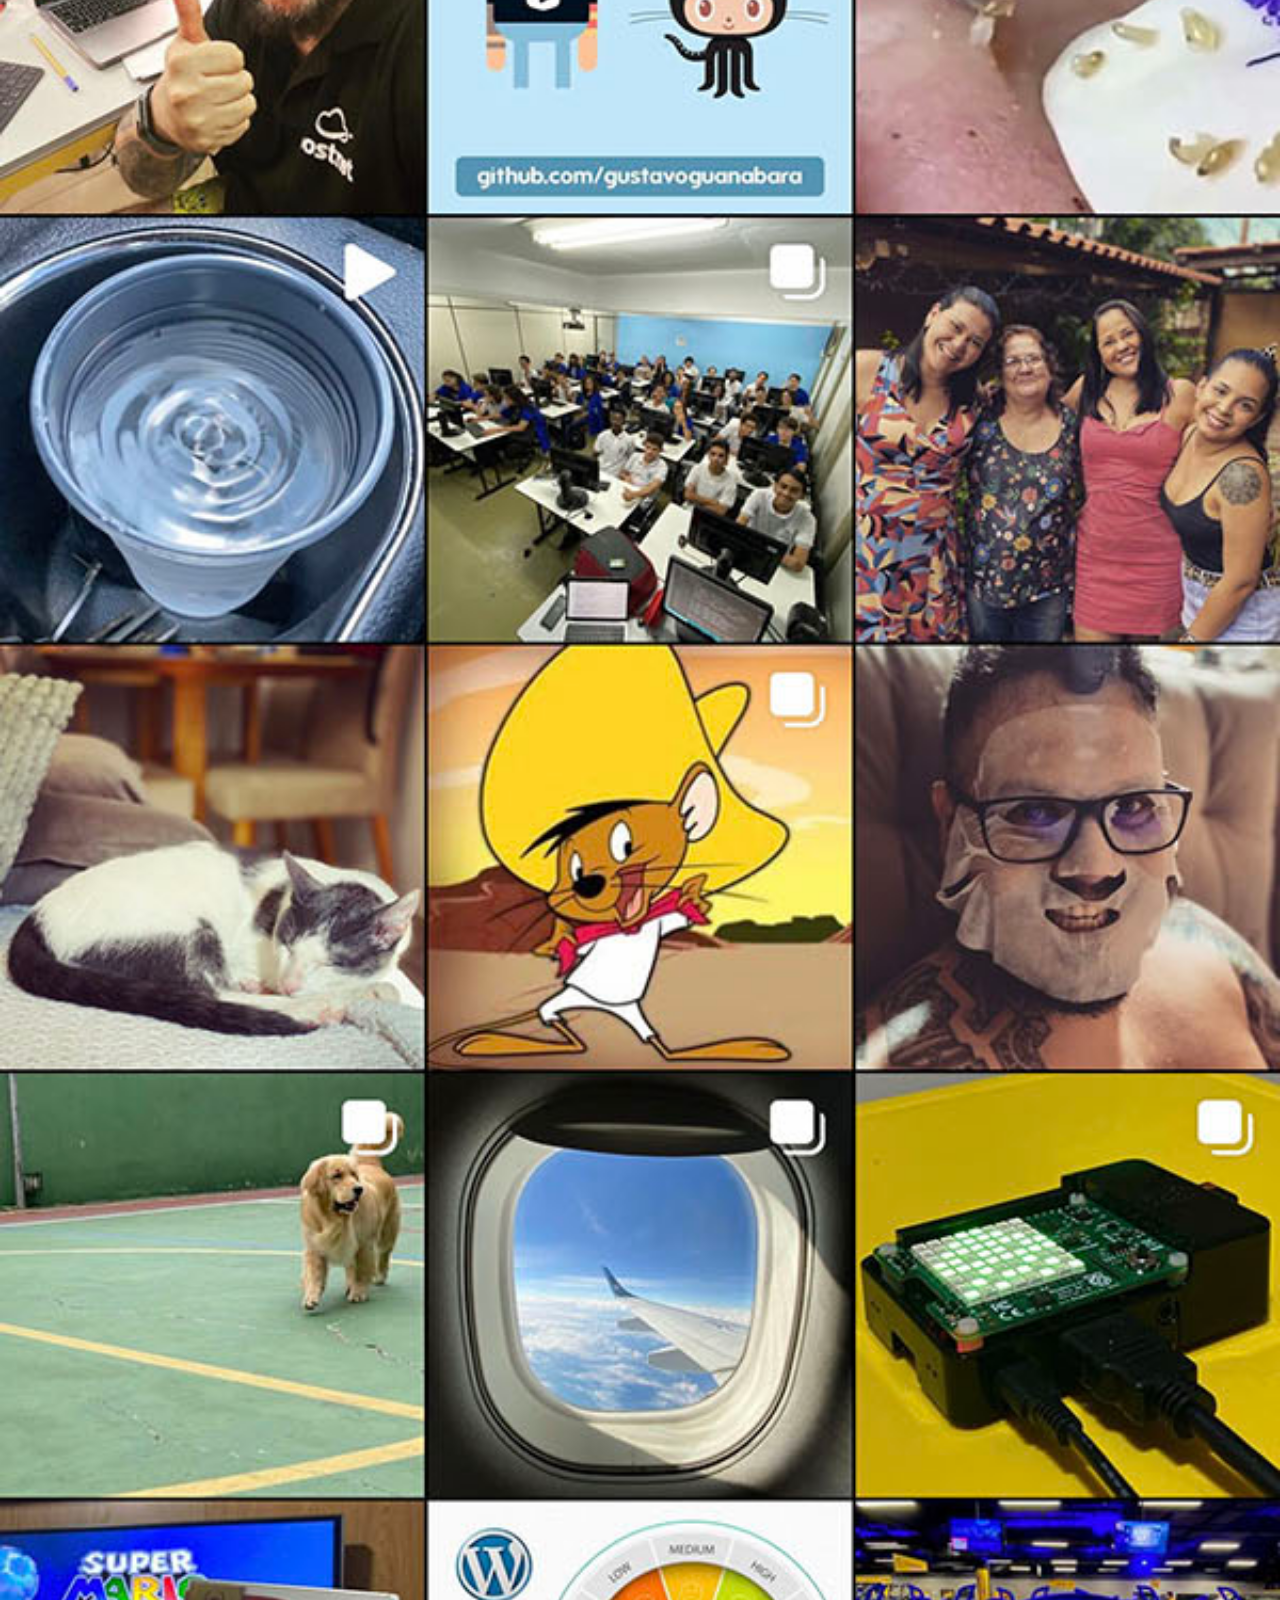
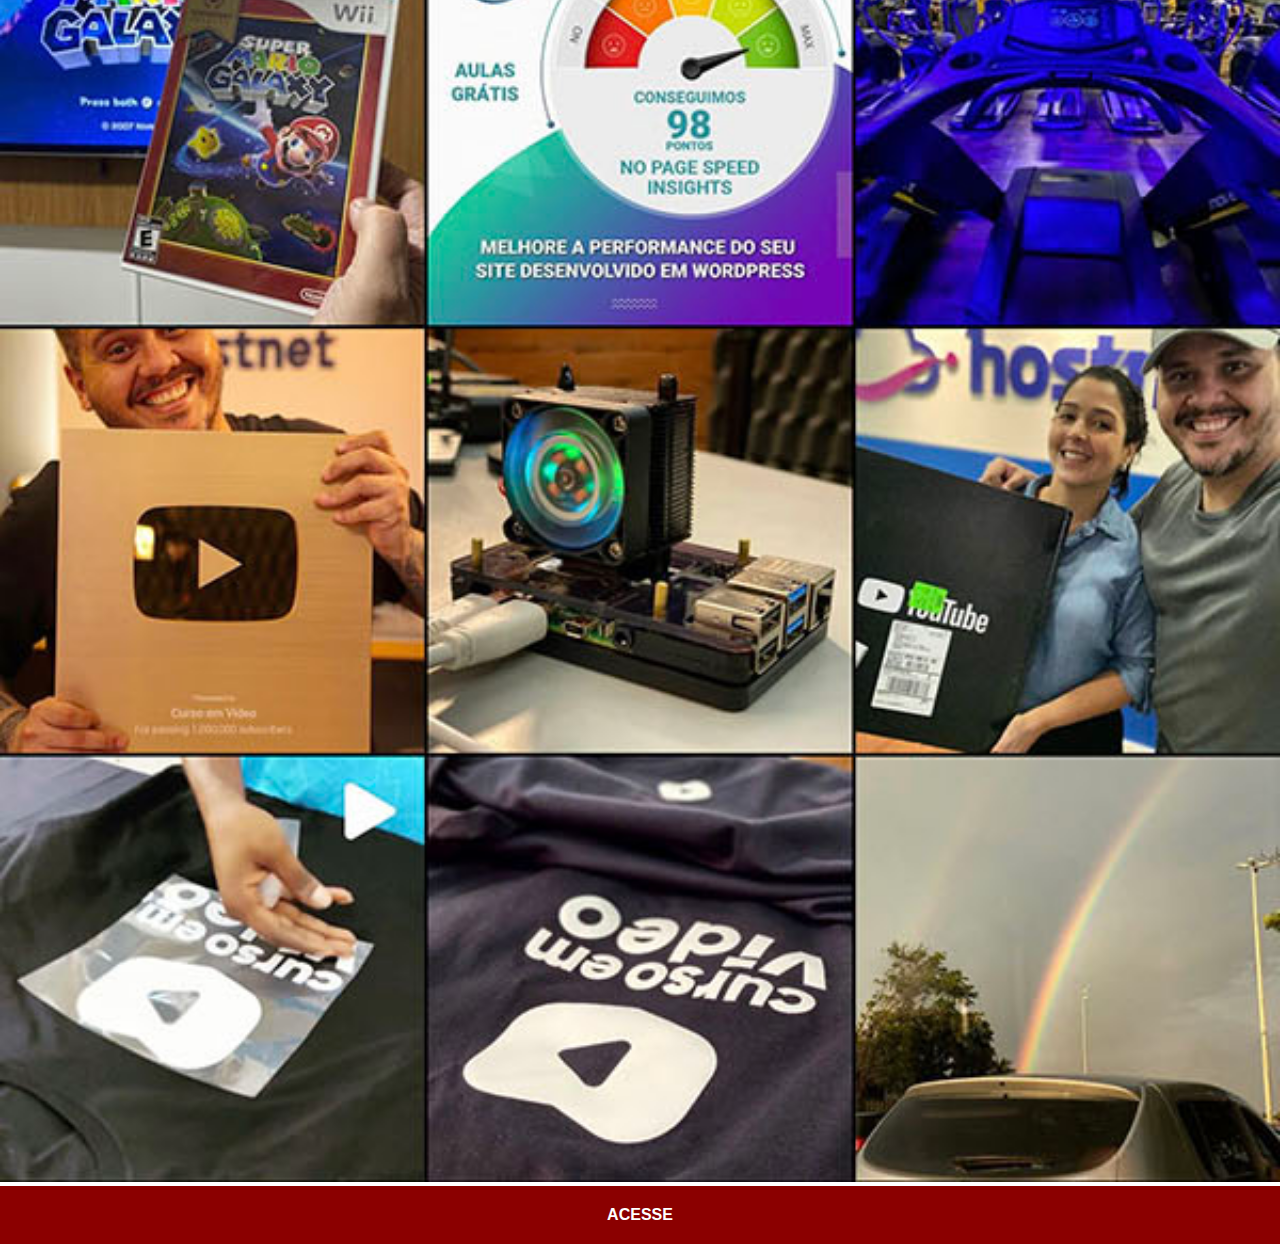
<file: instagram.html>
<!DOCTYPE html>
<html lang="pt-br">
<head>
    <meta charset="UTF-8">
    <meta name="viewport" content="width=device-width, initial-scale=1.0">
    <title>Instagram</title>
    <link rel="stylesheet" href="estilos/social.css">
</head>
<body>
    <img src="imagens/tela-instagram.jpg" alt="Instagram"><a href="https://www.instagram.com/" target="_blank">ACESSE</a>
</body>
</html>
</file>
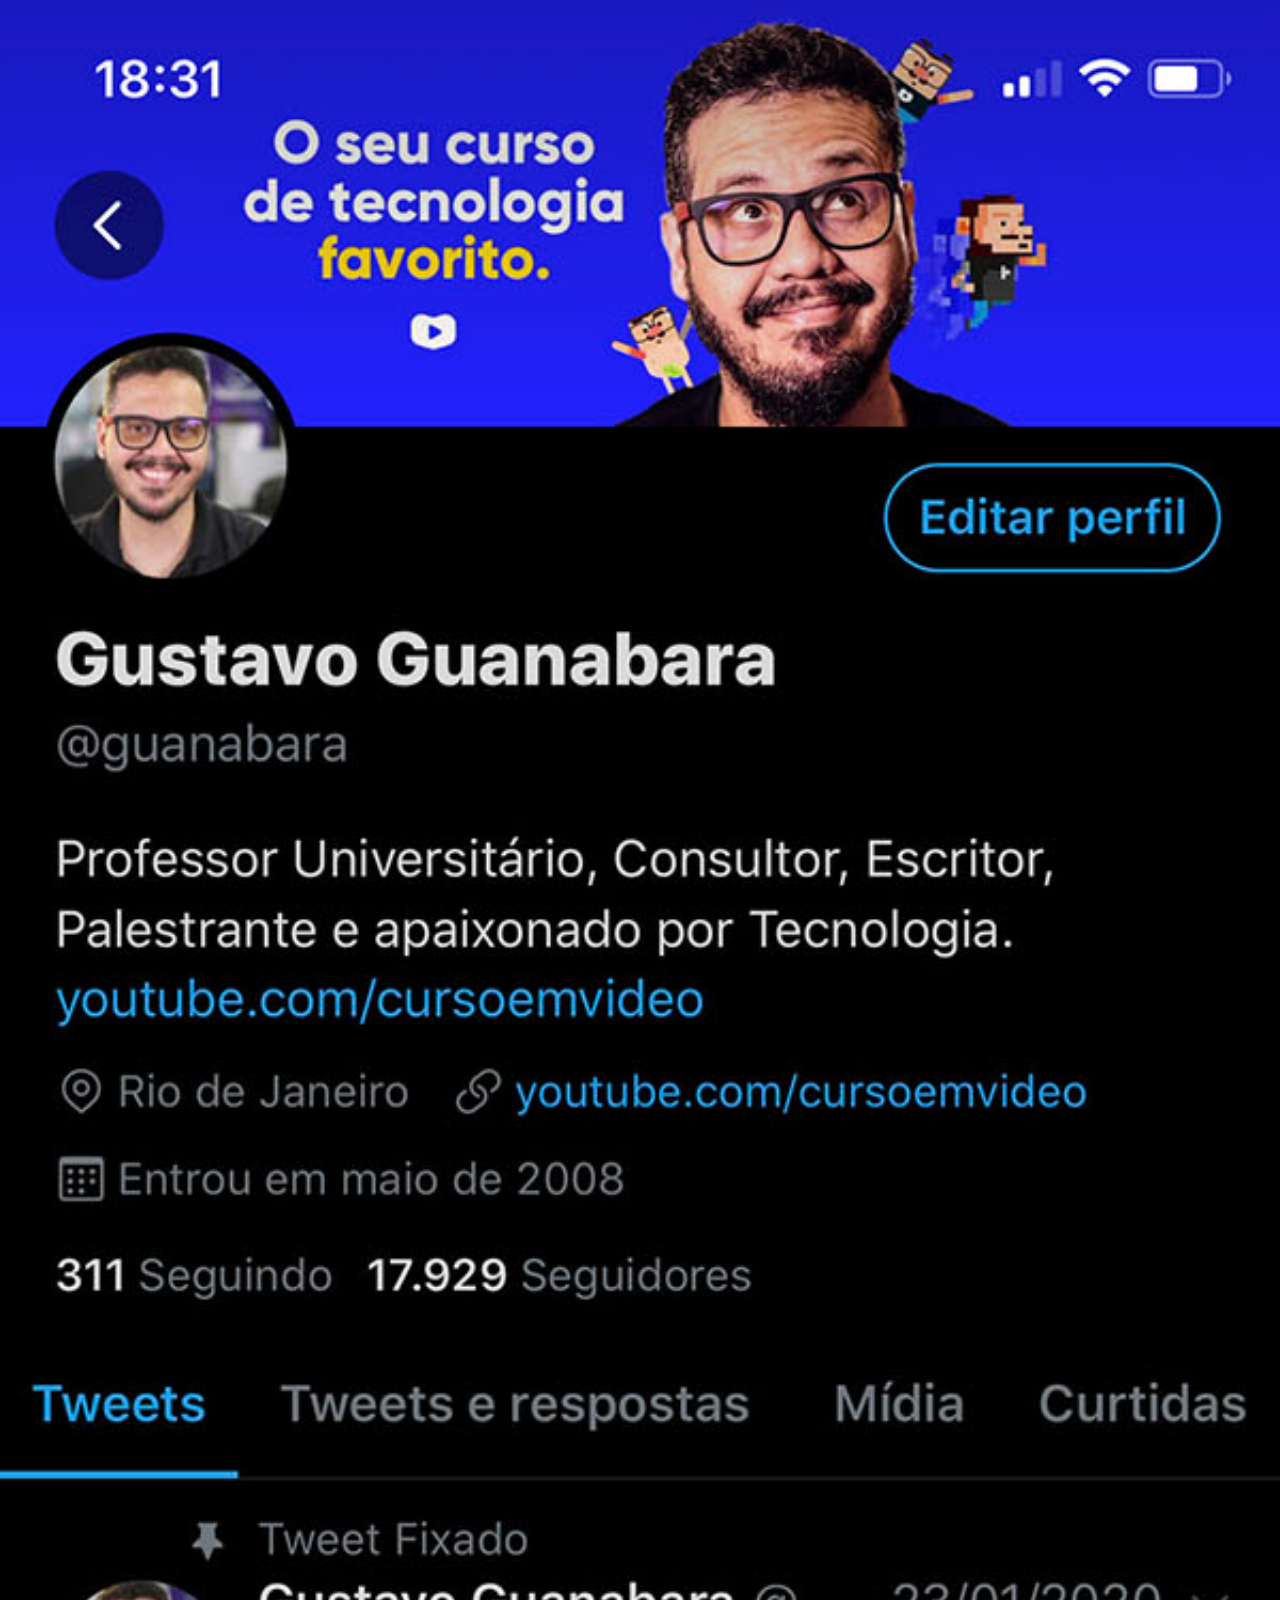
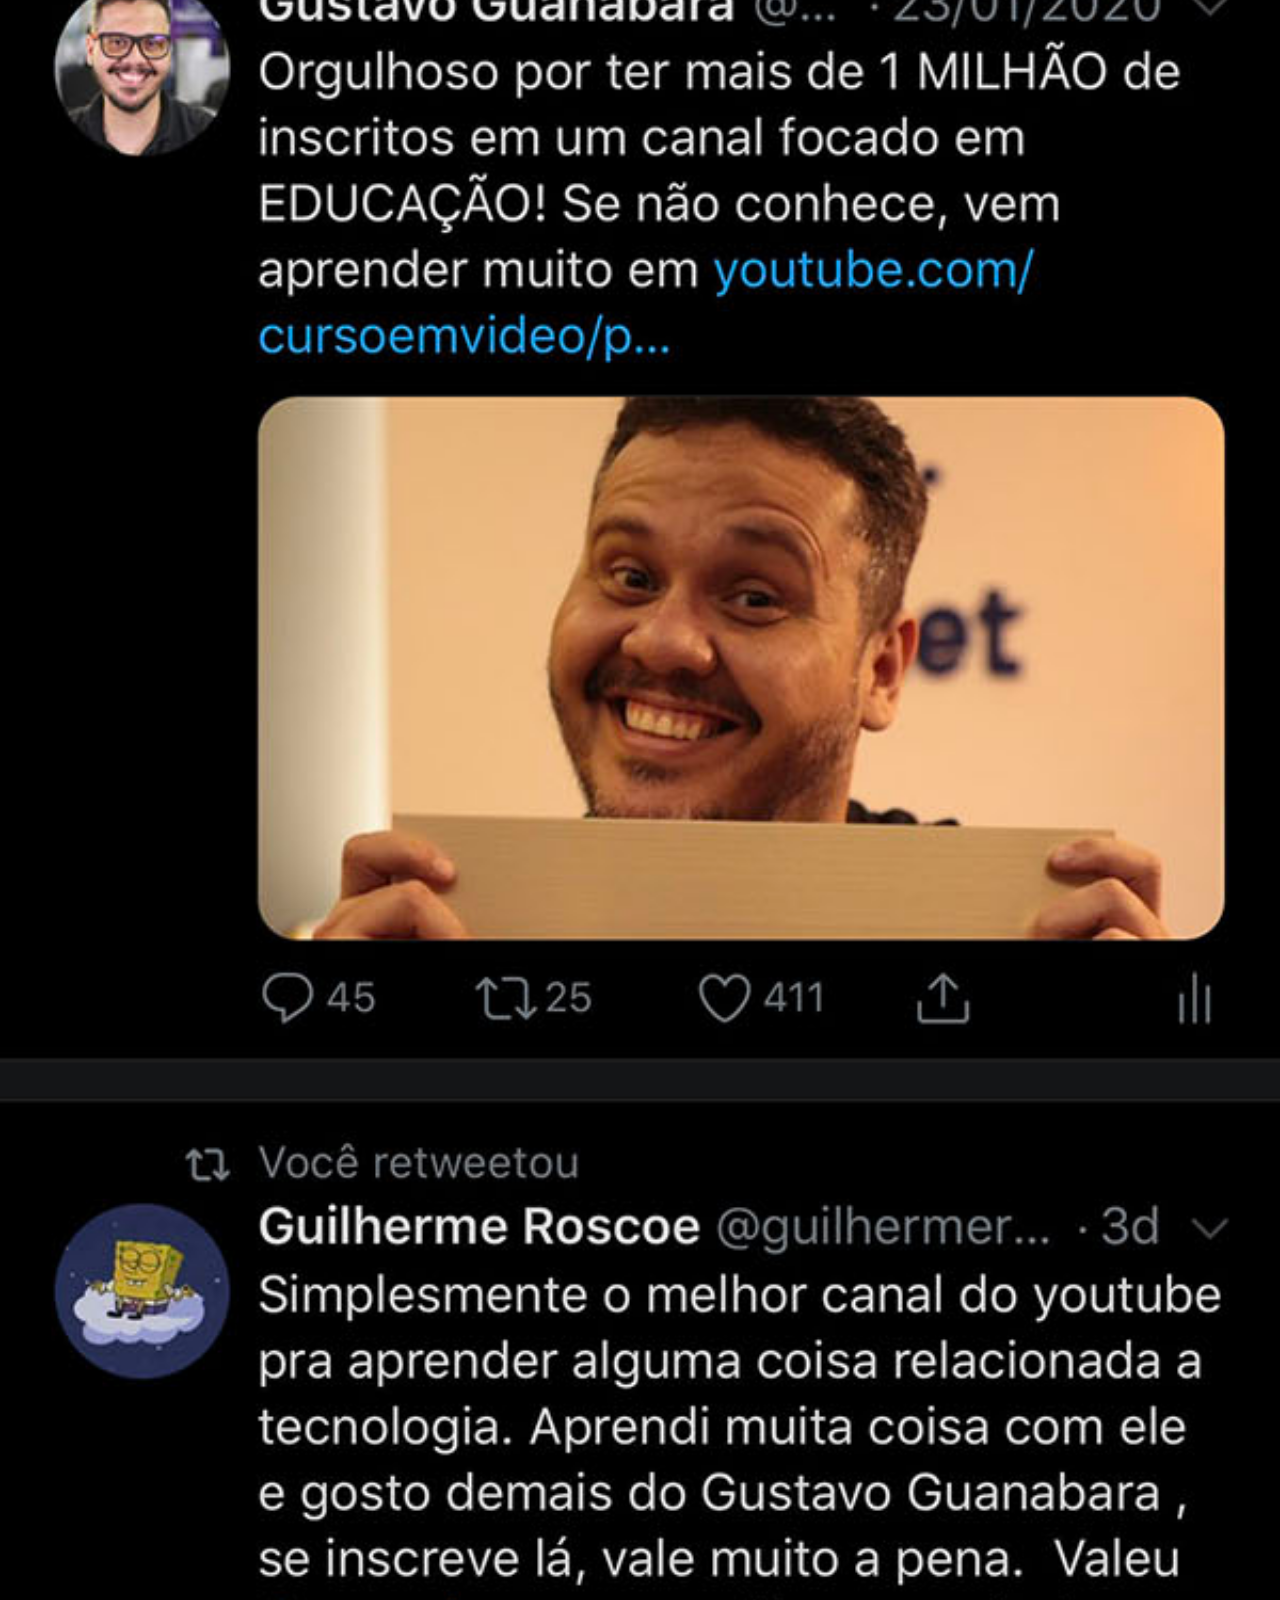
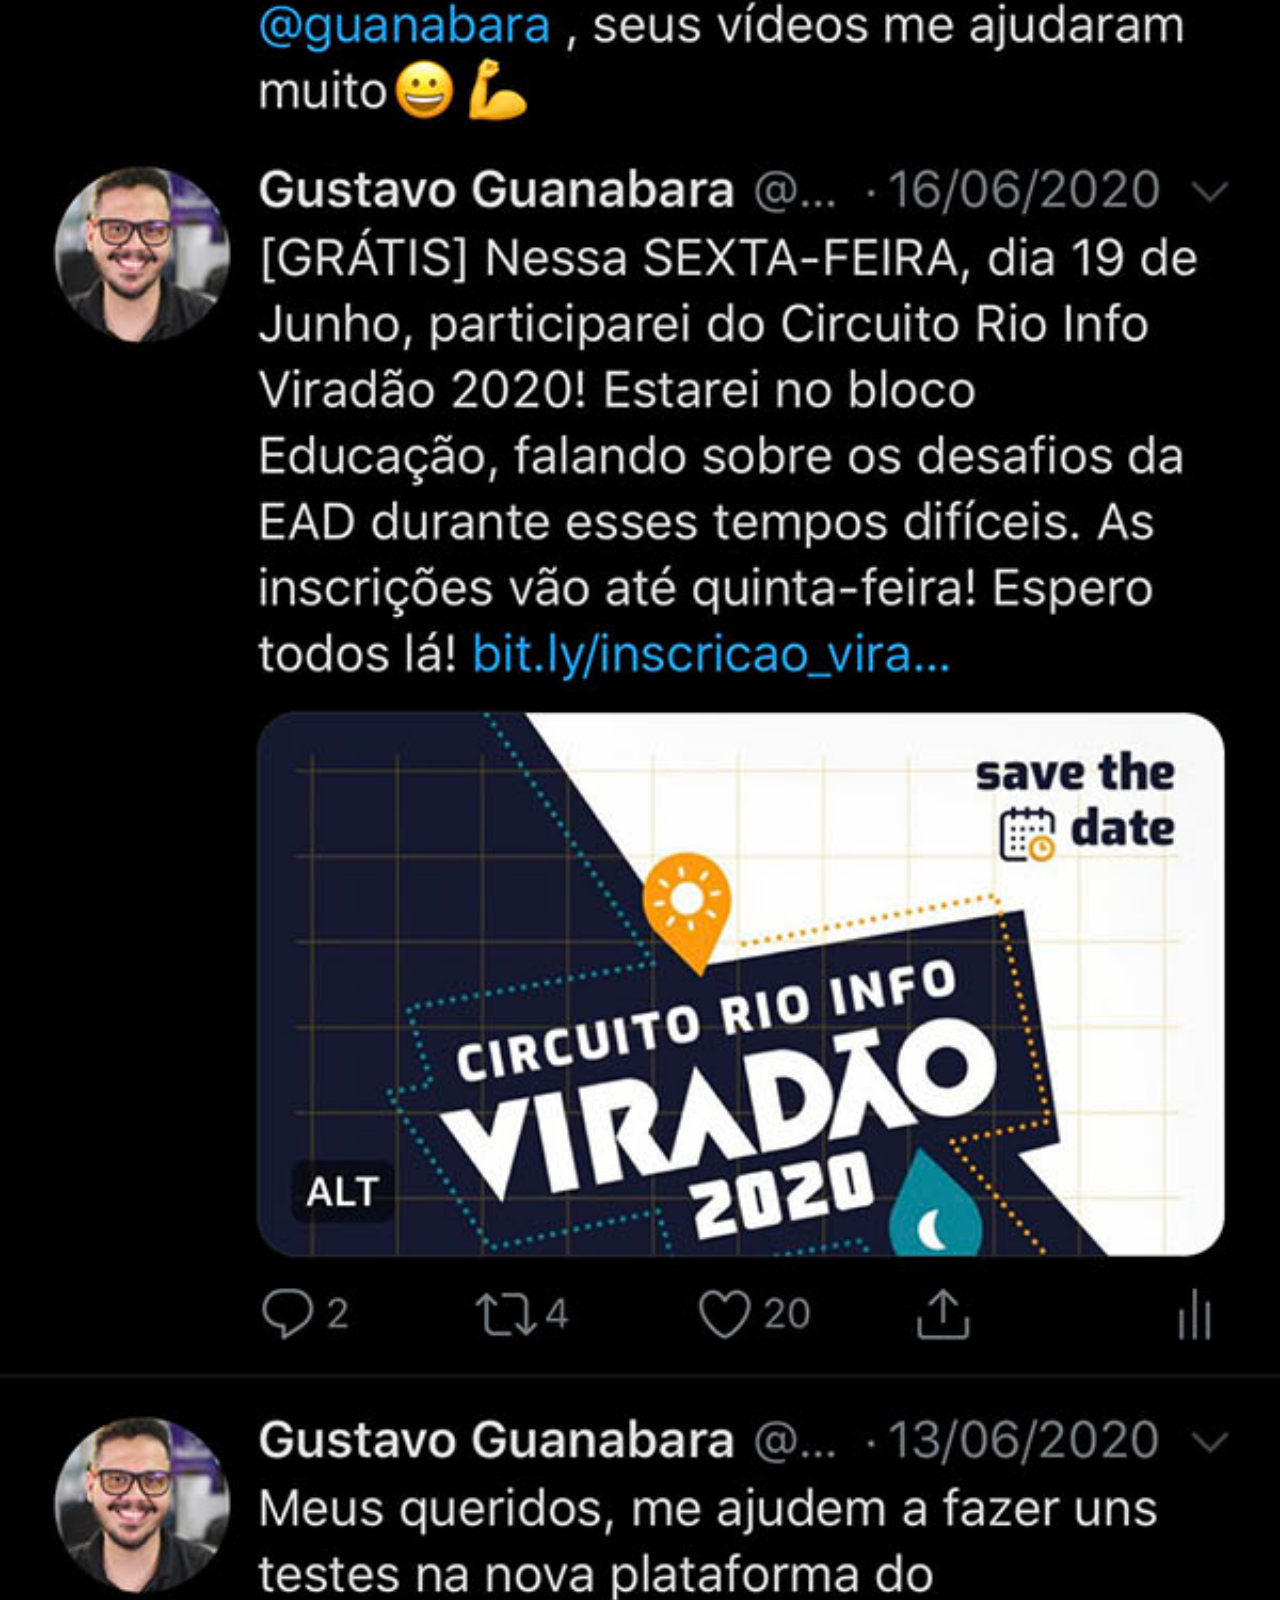
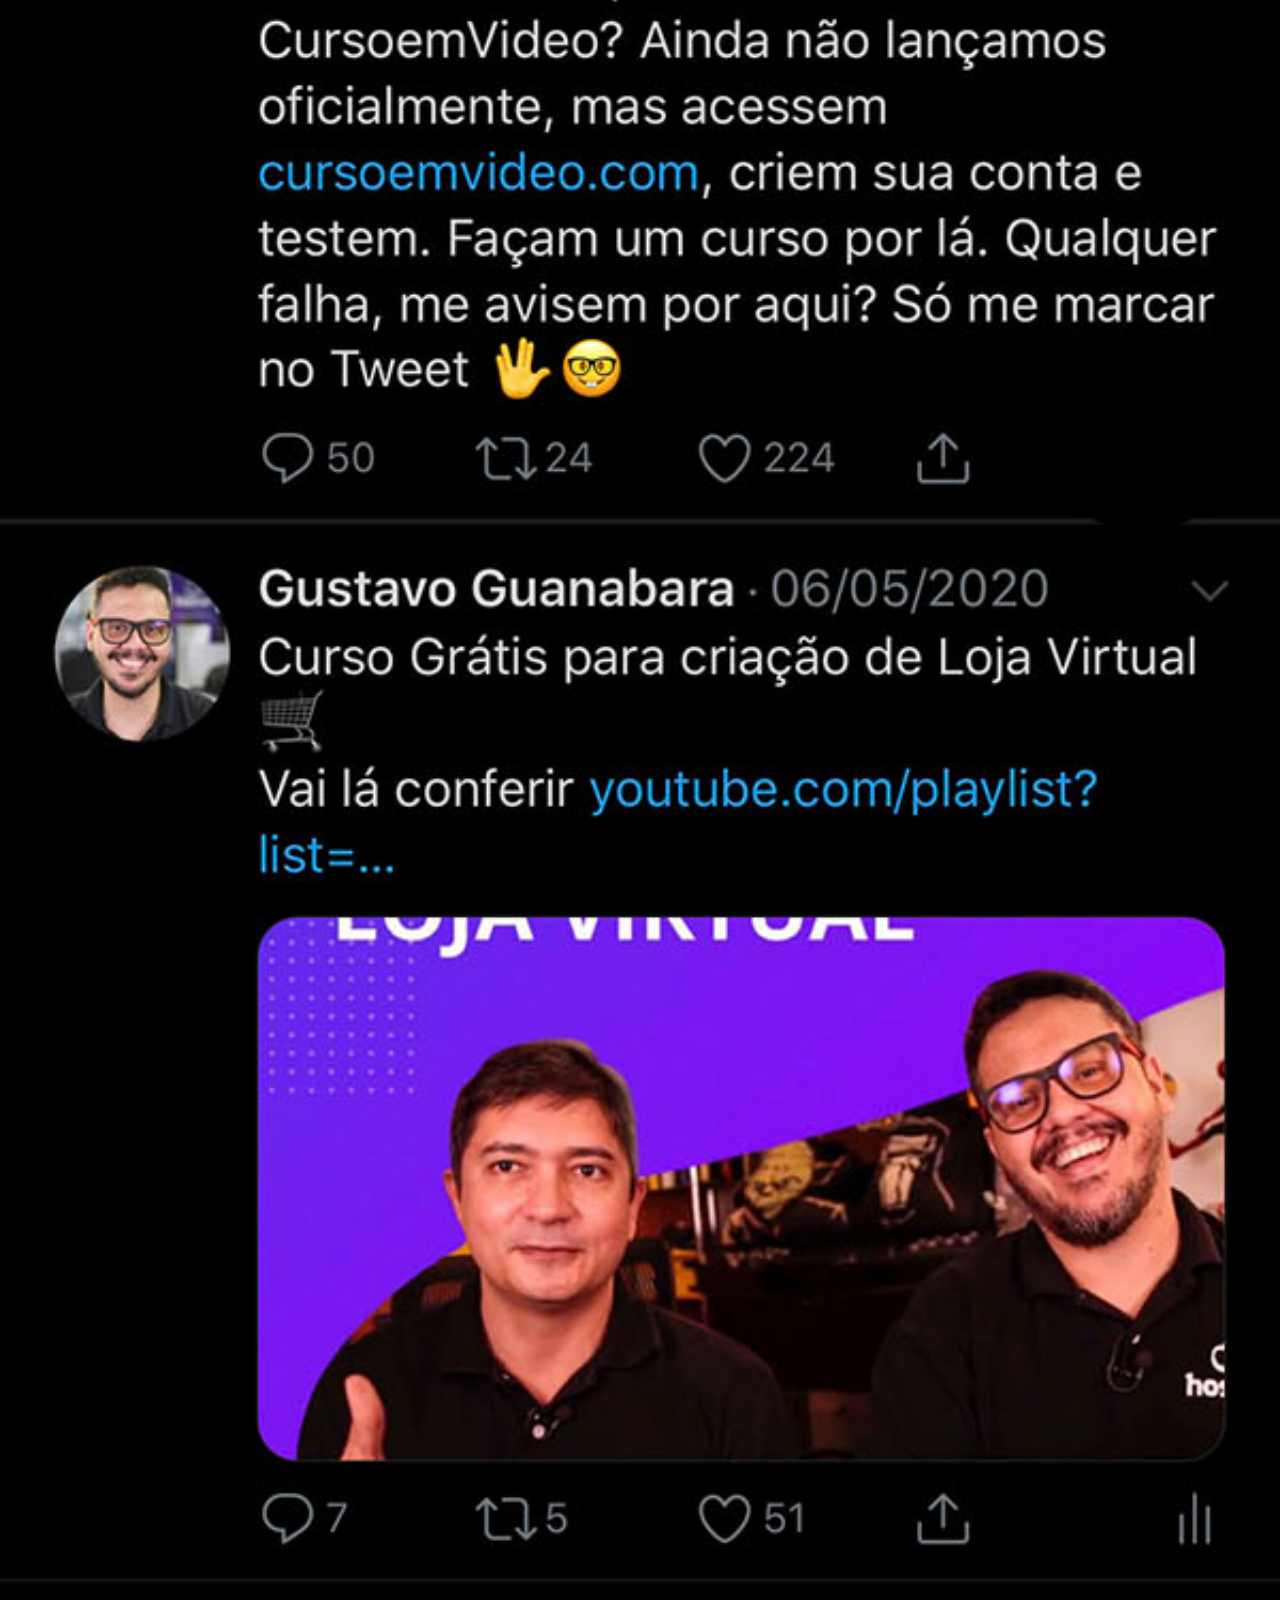
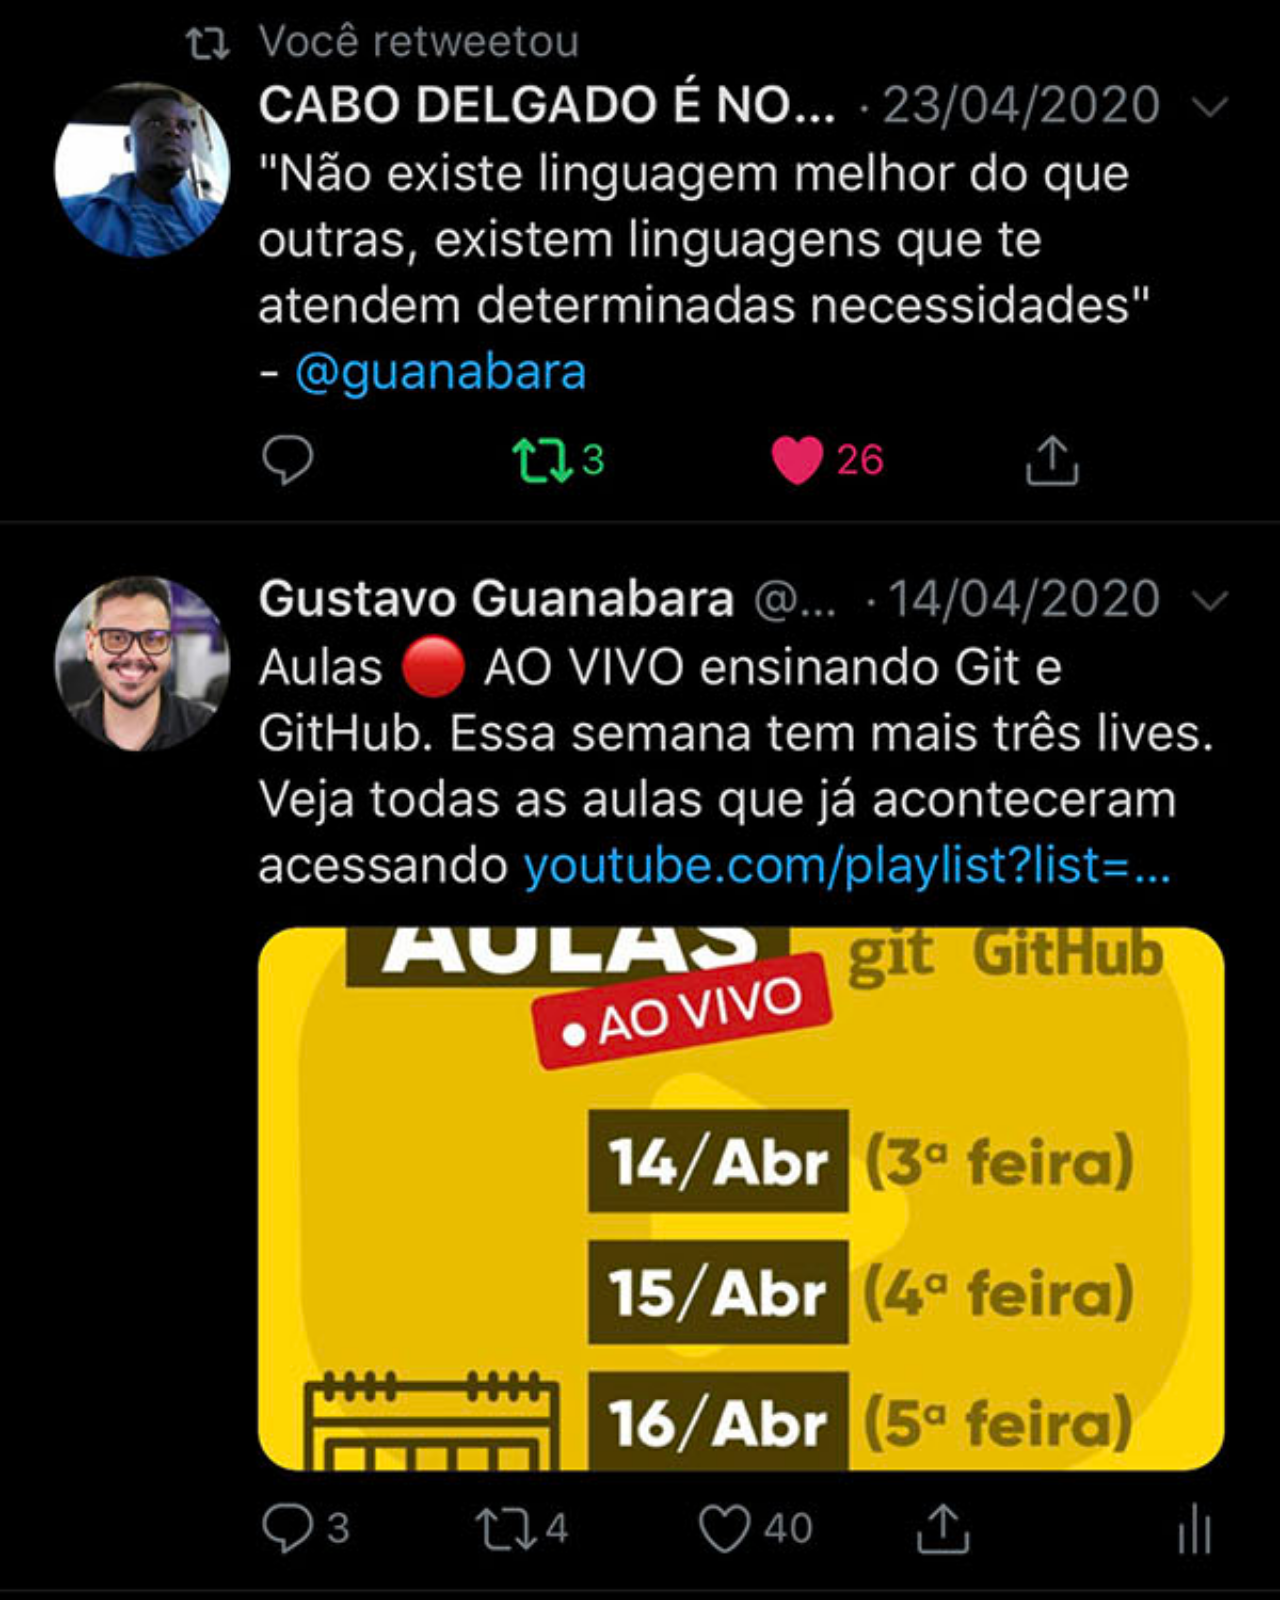
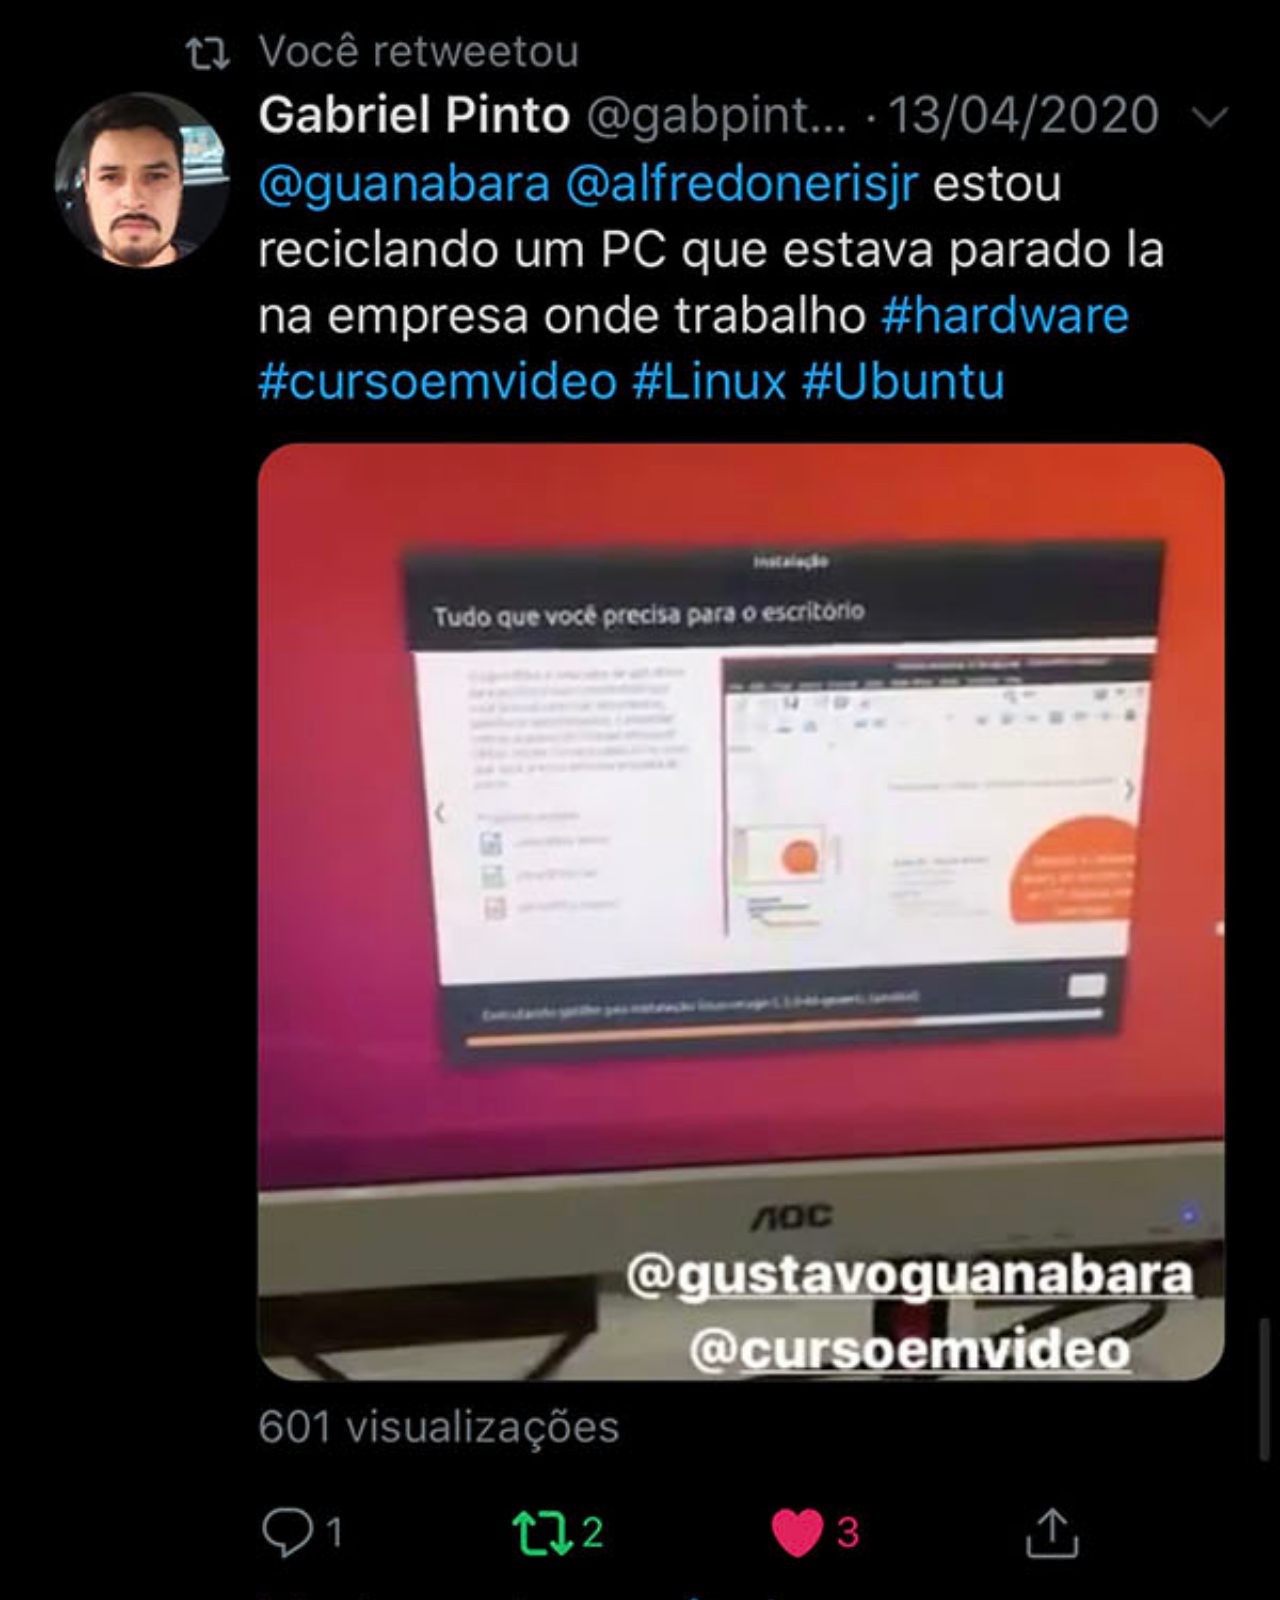
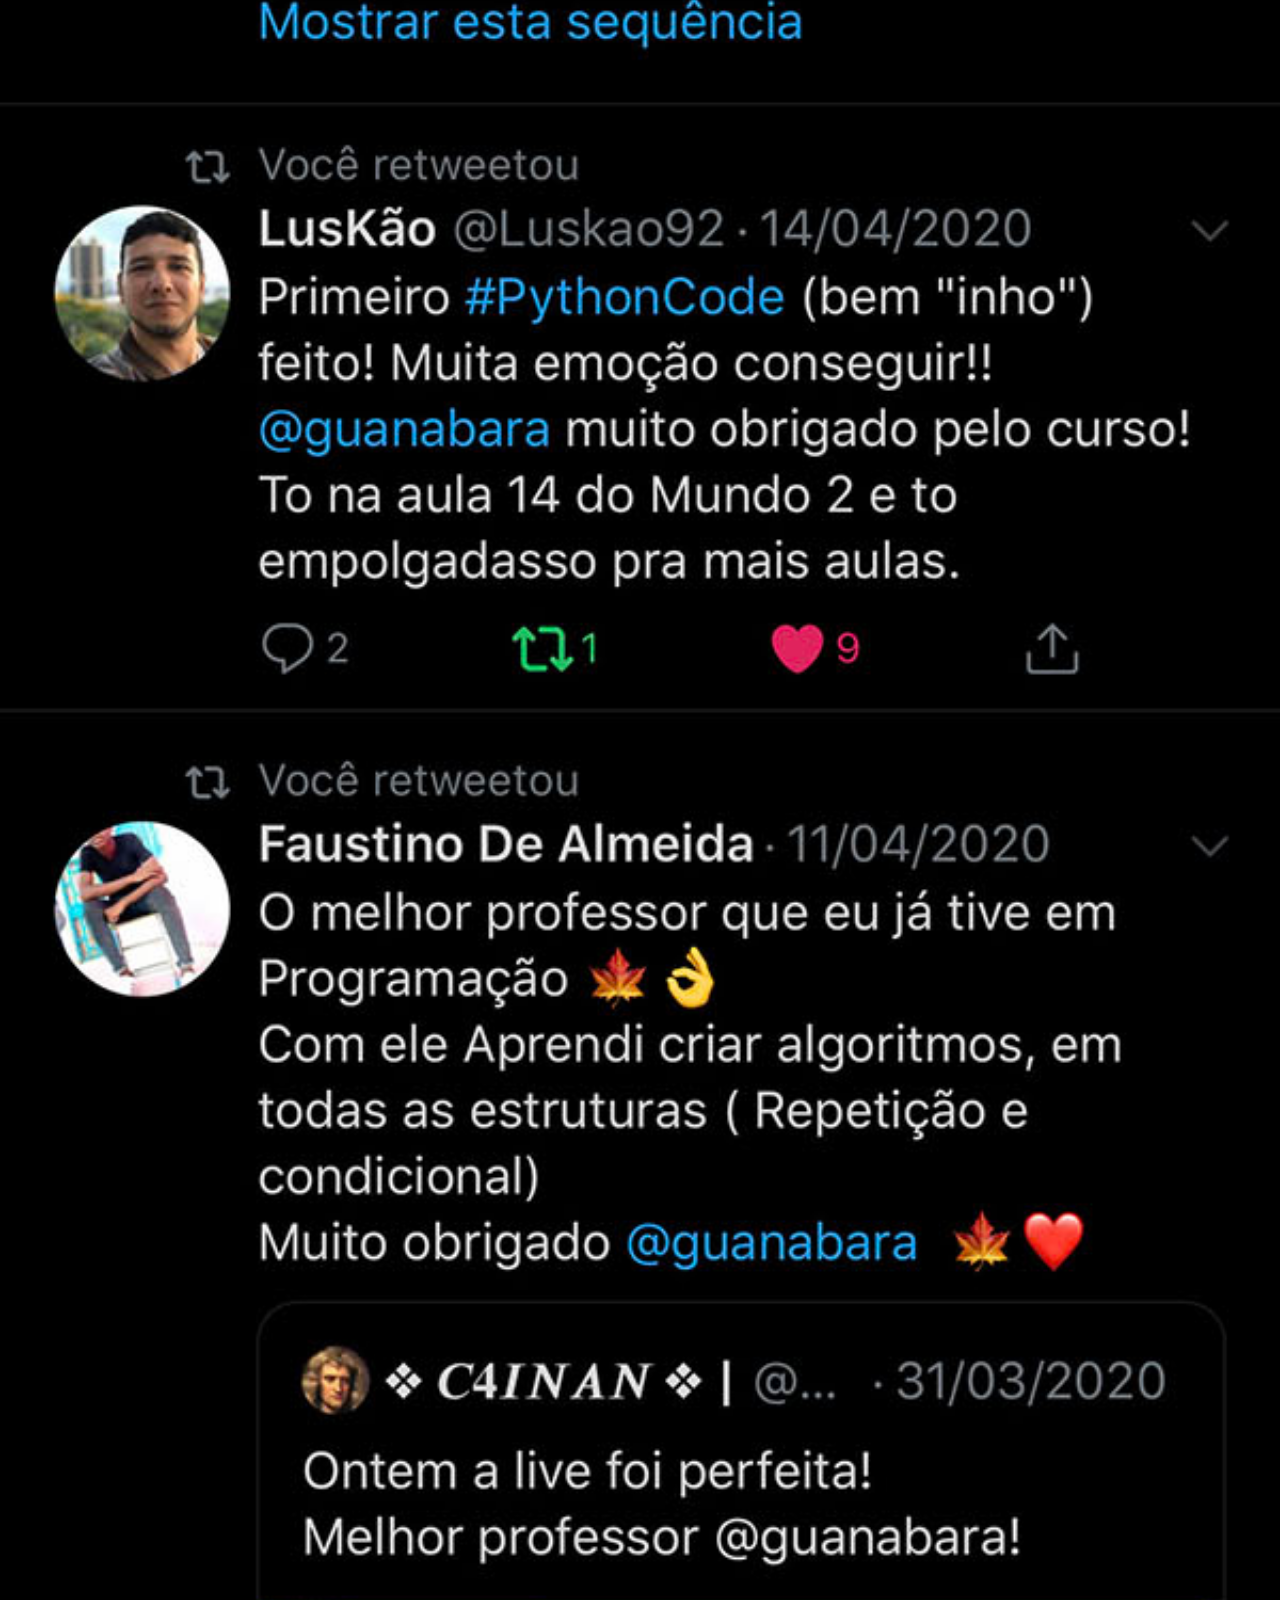
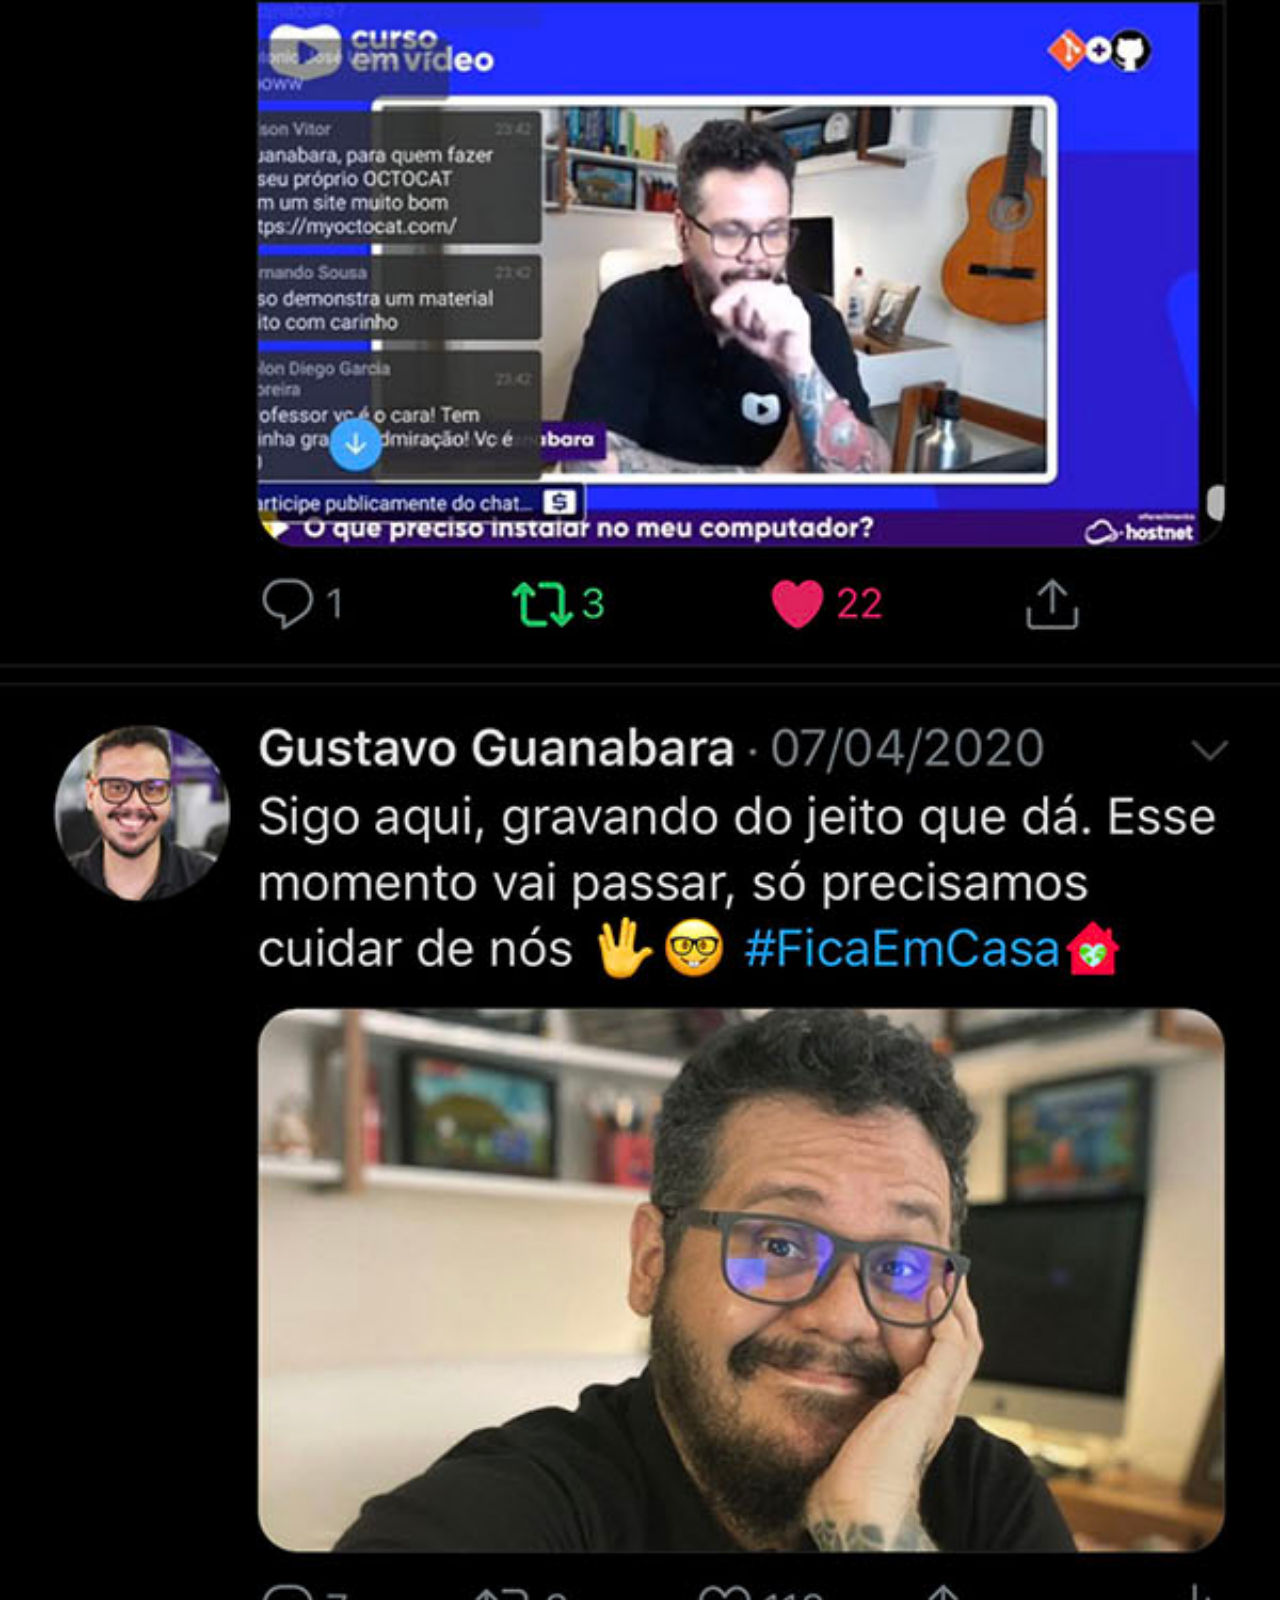
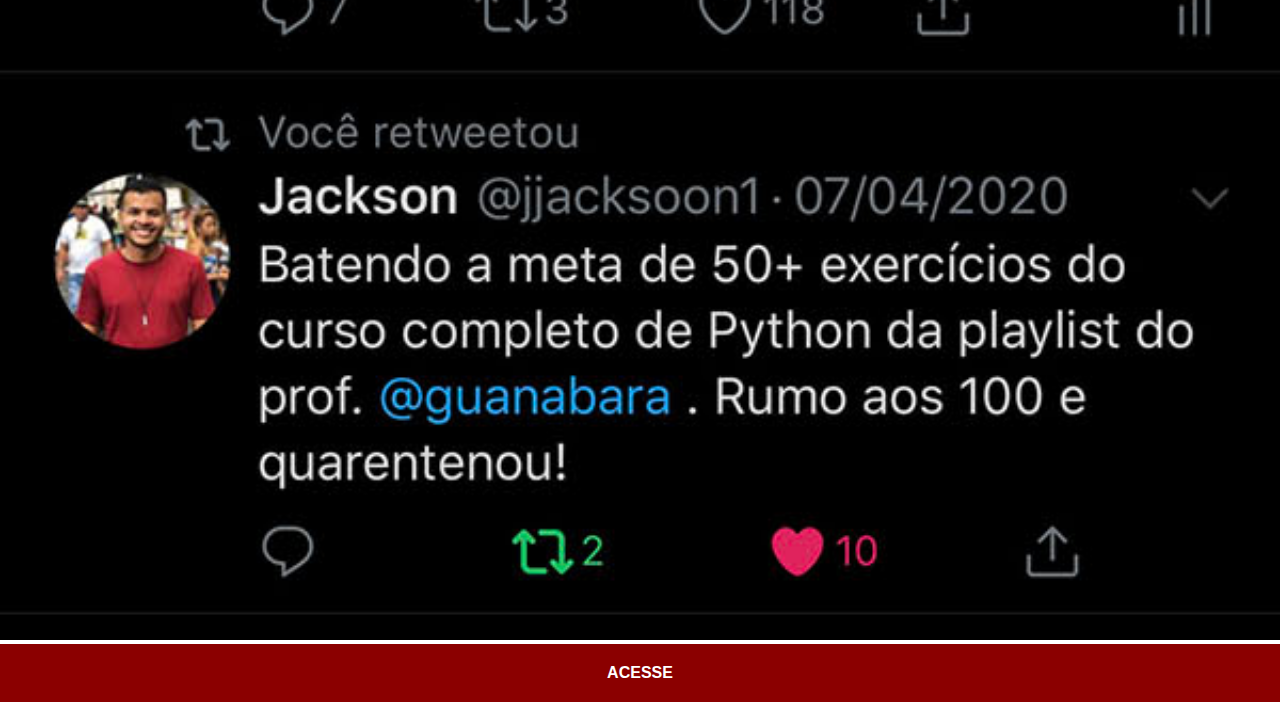
<file: twitter.html>
<!DOCTYPE html>
<html lang="pt-br">
<head>
    <meta charset="UTF-8">
    <meta name="viewport" content="width=device-width, initial-scale=1.0">
    <title>twitter</title>
    <link rel="stylesheet" href="estilos/social.css">
</head>
<body>
    <img src="imagens/tela-twitter.jpg" alt="Twitter"><a href="https://x.com/?lang=pt" target="_blank">ACESSE</a>
</body>
</html>
</file>
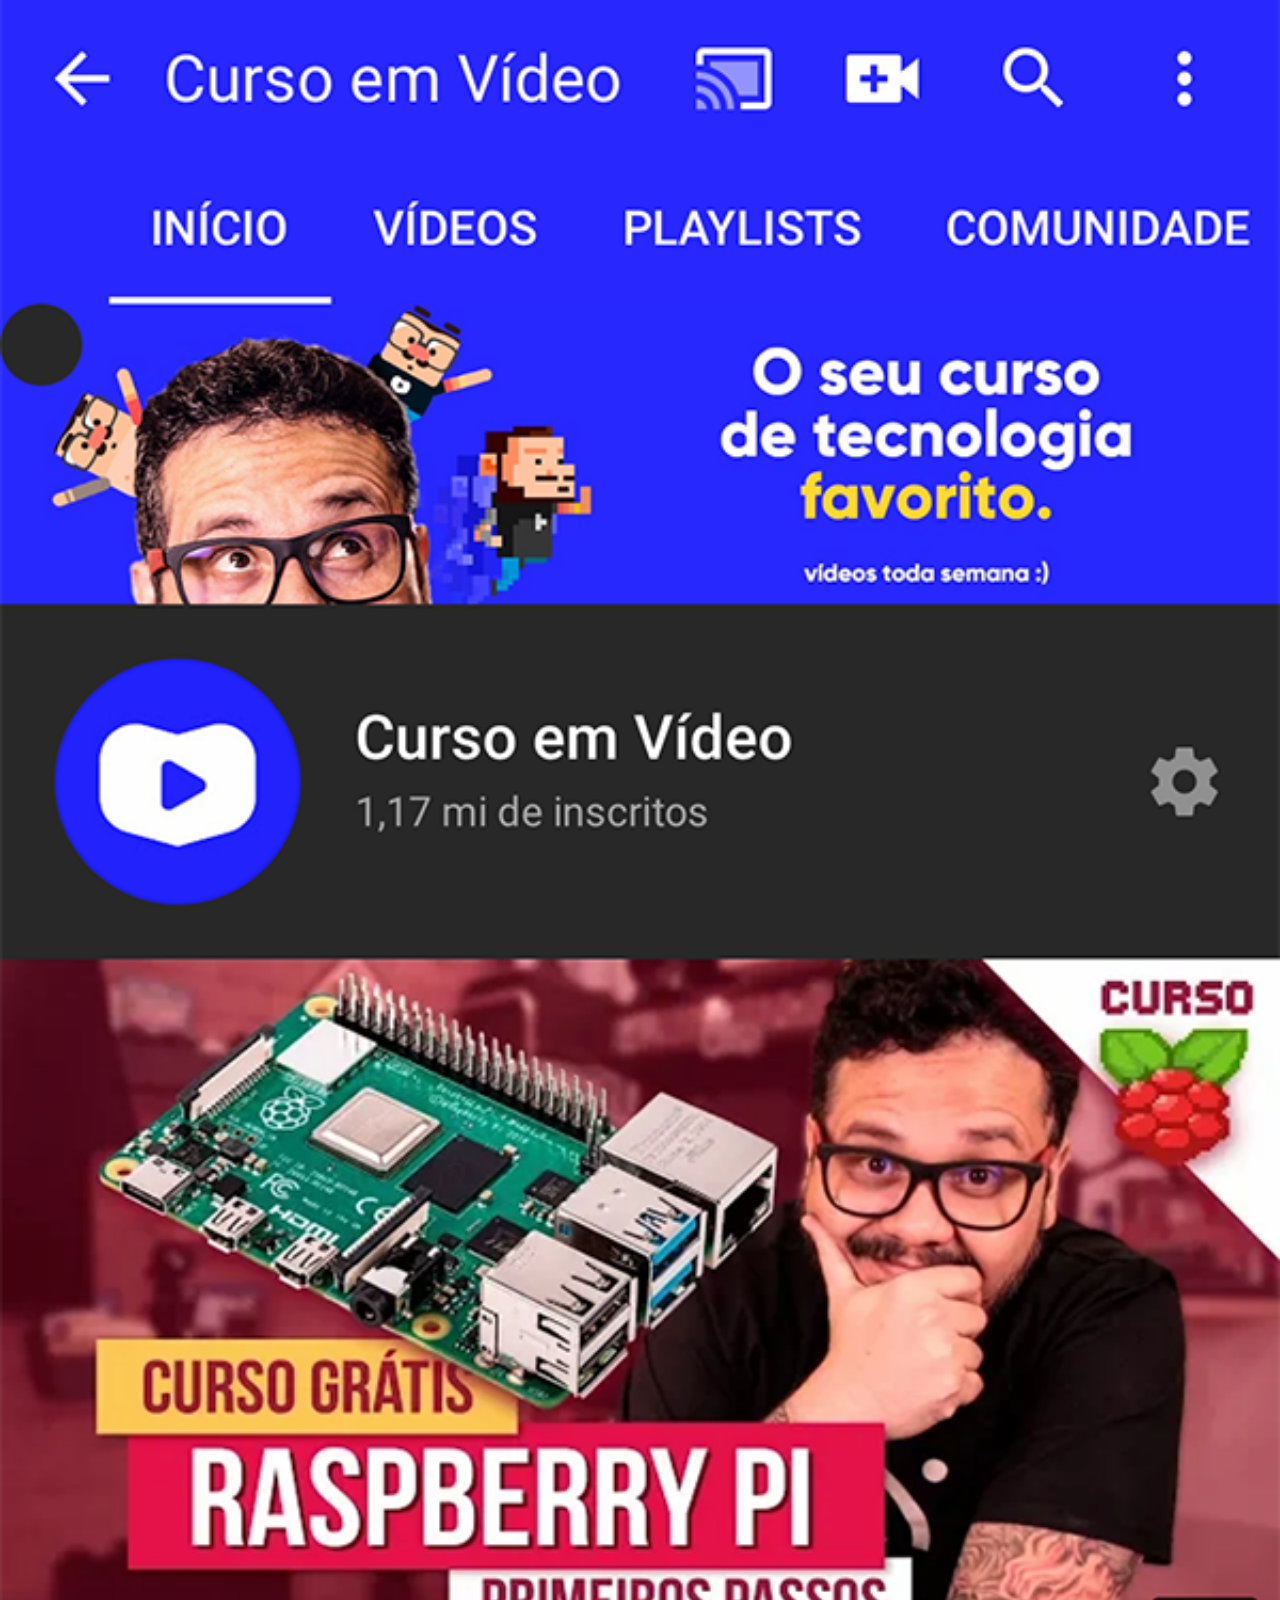
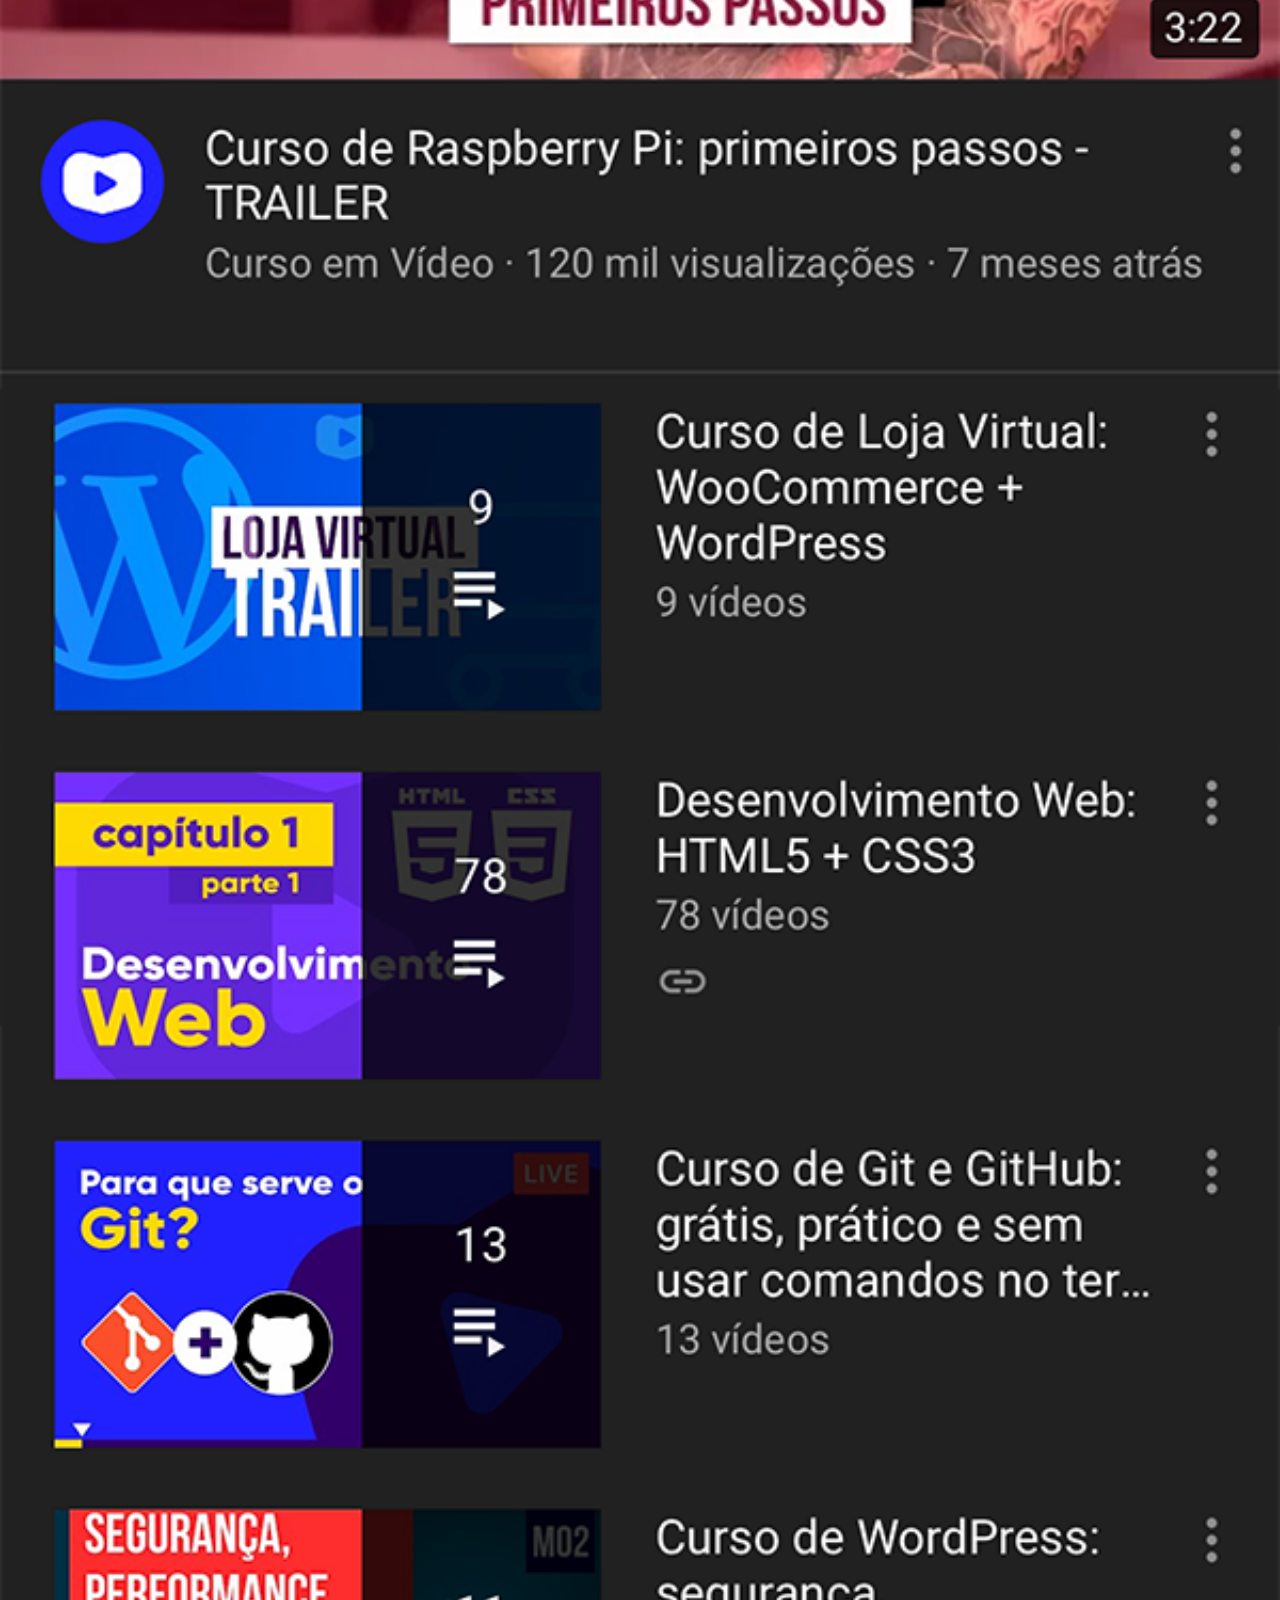
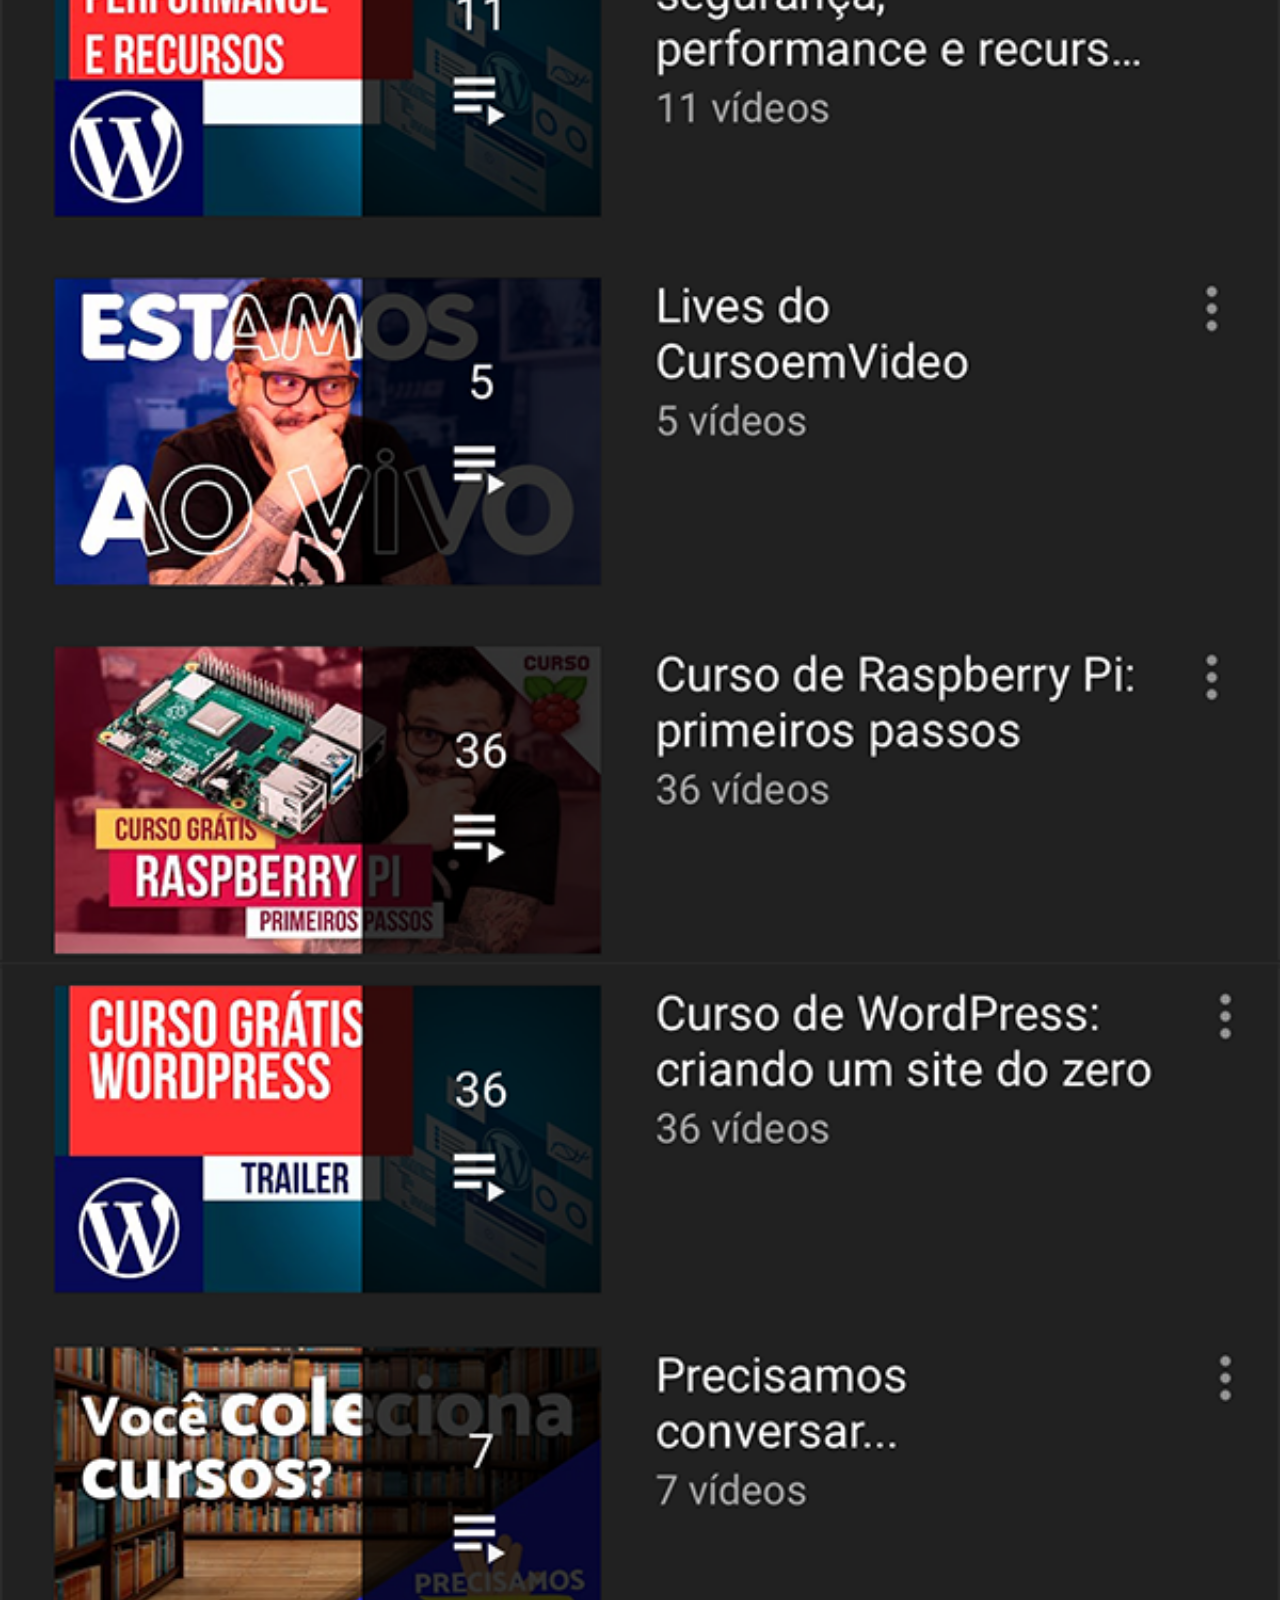
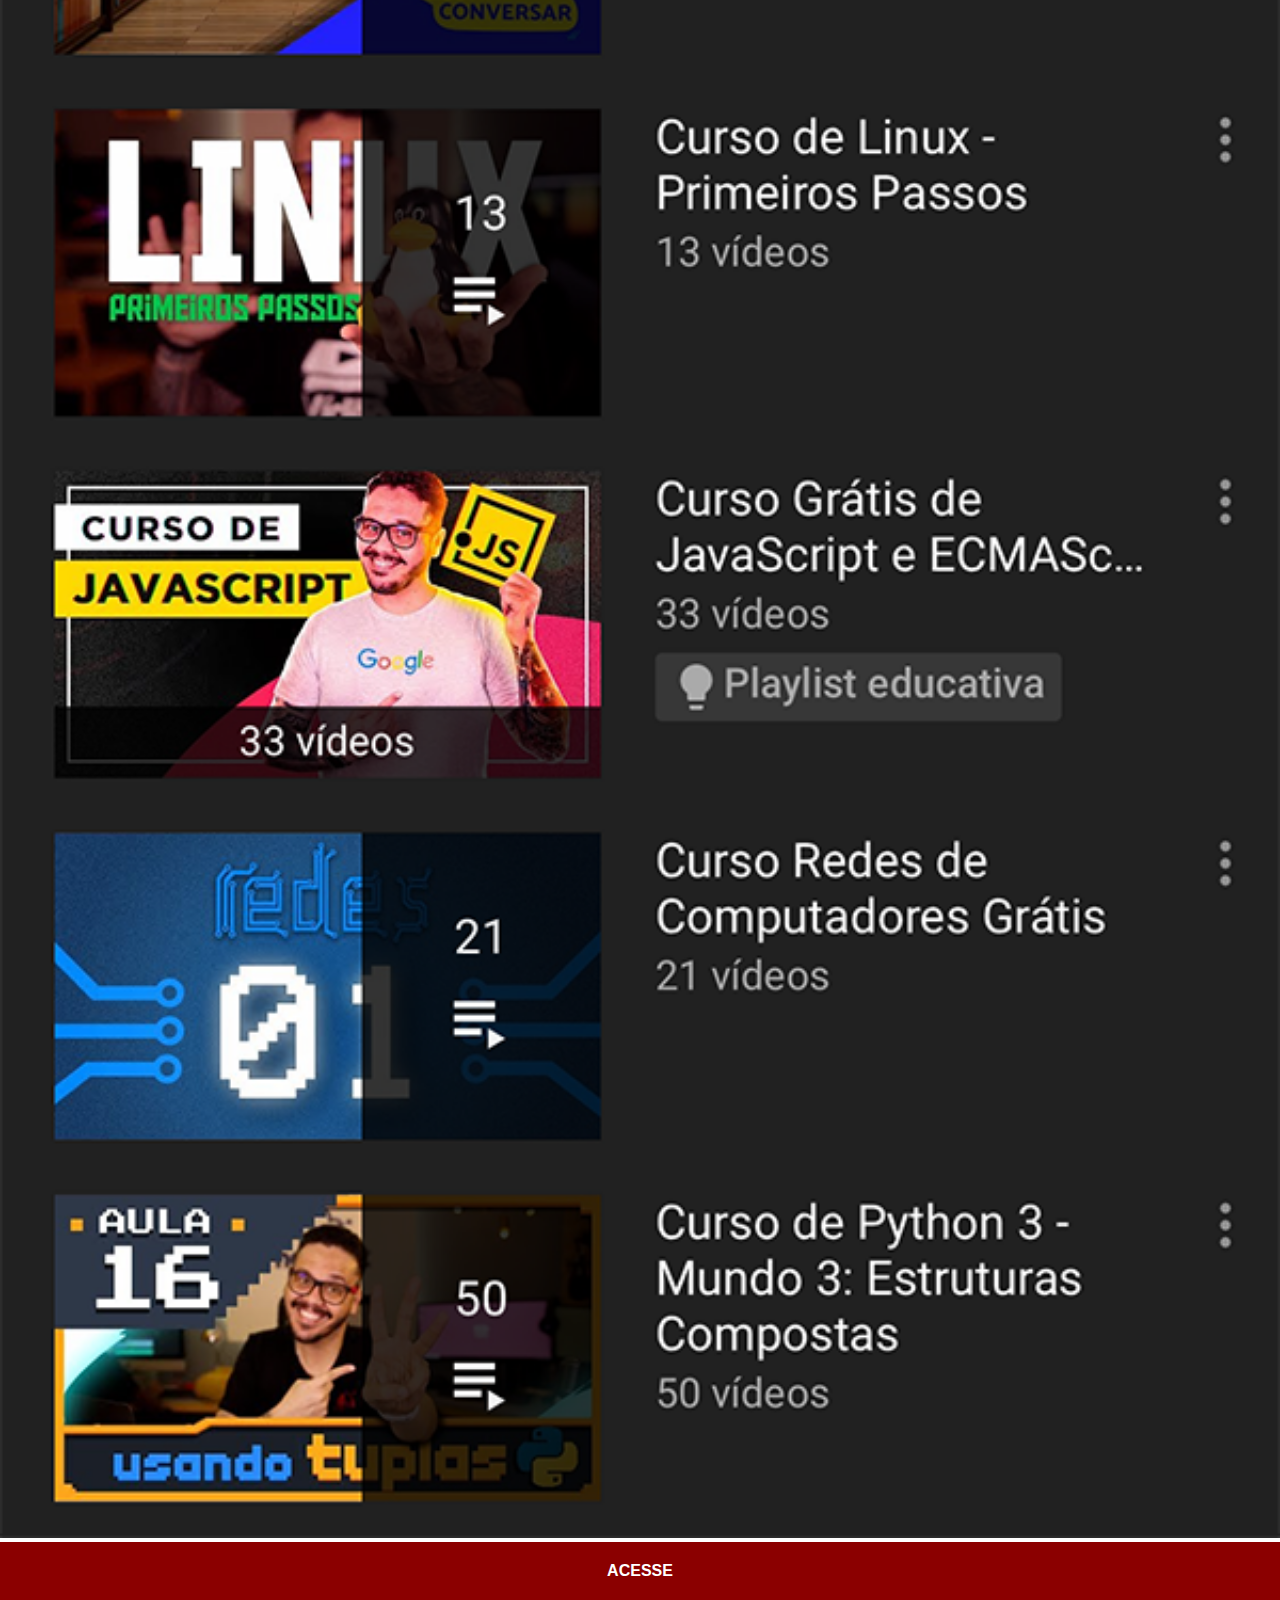
<file: youtube.html>
<!DOCTYPE html>
<html lang="pt-br">
<head>
    <meta charset="UTF-8">
    <meta name="viewport" content="width=device-width, initial-scale=1.0">
    <title>youtube</title>
    <link rel="stylesheet" href="estilos/social.css">
</head>
<body>
    <img src="imagens/tela-youtube.png" alt="youtube"><a href="https://www.youtube.com/c/CursoemV%C3%ADdeo" target="_blank">ACESSE</a>
</body>
</html>
</file>
<file: estilos/style.css>
@charset "UTF-8";

* {
    margin: 0px;
    padding: 0px;
    font-family: Arial, Helvetica, sans-serif;
}

html, body {
    height: 100vw;
    width: 100vw;
    background-color: black;
}

body {
    background: url('../imagens/fundo-madeira.jpg') no-repeat top center;
    background-size: cover;
    background-attachment: fixed;
    height:100vh ;
}

main {
    height:100vh;
    position: relative;
}

section#telefone {
    position: absolute;
    top: 50%;
    left: 50%;
    transform: translate(-50%, -50%);

    height:627px;
    width: 311px;
    background: url('../imagens/frame-iphone.png');
}

iframe#tela {
    position: relative;
    top: 80px;
    left: 22px; 
    width: 268px;
    height: 471px;
}

section#redes-sociais {
text-align: right;
}

section#redes-sociais img {
    width: 50px;
    margin: 10px;
    border-radius: 50%;
    box-shadow: 2px 2px 5px black;
    box-sizing: border-box;
    
}

section#redes-sociais img:hover {
    border: 2px solid rgba(255, 255, 255, 0.659);
    transform: translate(-3px, -3px);
    box-shadow: 5px 5px 10px black;
    transition: transform .4s, border 2s;
}
</file>
<file: estilos/social.css>
@charset "UTF-8";

* {
    margin: 0px;
    padding: 0px;
    font-family: Arial, Helvetica, sans-serif;
}

::-webkit-scrollbar {
    width: 0px;
    height: 0px;
}

img {
    width: 100vw;
}

a {
    display: block;
    background-color: darkred;
    color: white;
    padding: 20px;
    text-align: center;
    font-weight: bolder;
    text-decoration: none;
}

a:hover {
    background-color: red;
}
</file>
